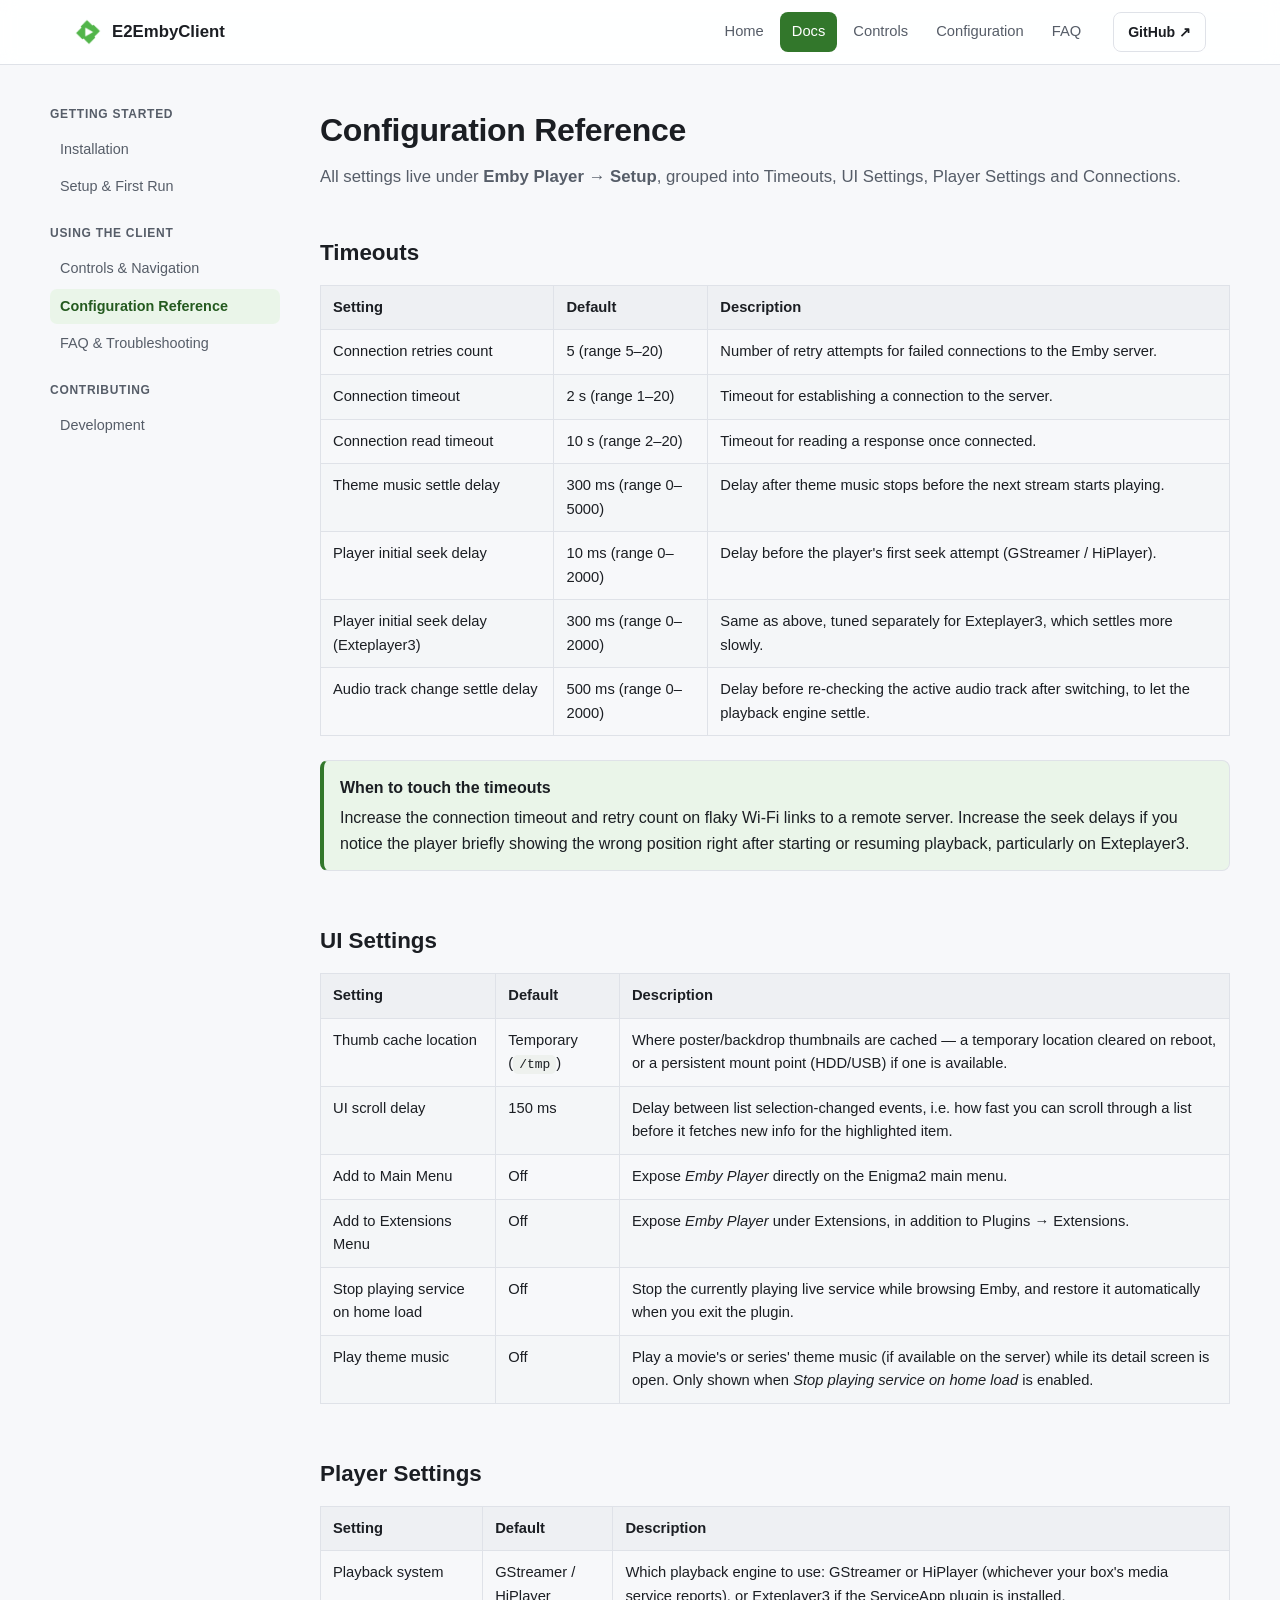
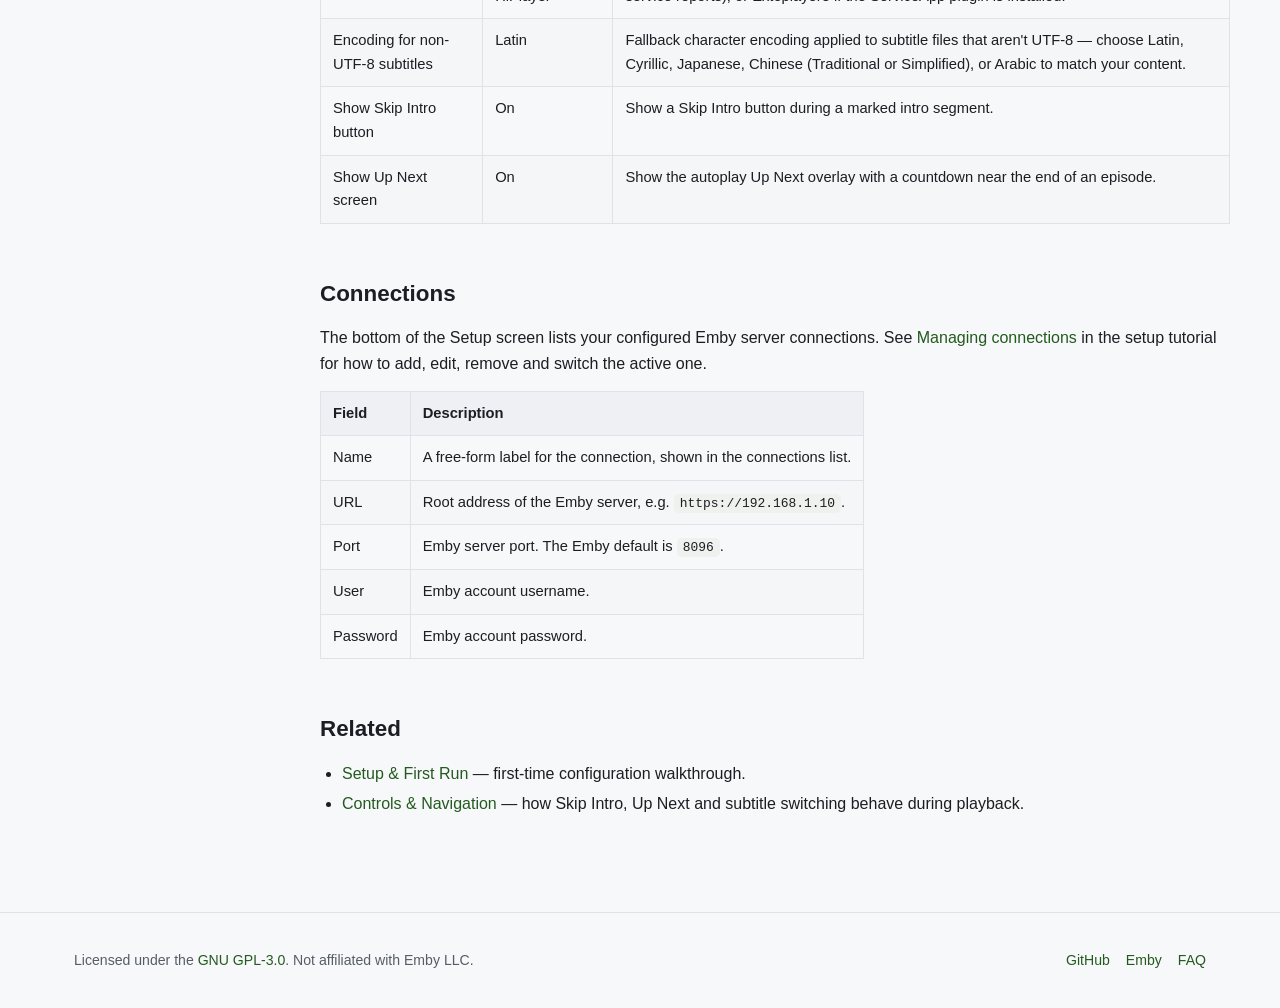
<file: docs/configuration.html>
<!doctype html>
<html lang="en">
<head>
<meta charset="utf-8">
<meta name="viewport" content="width=device-width, initial-scale=1">
<title>Configuration Reference — E2EmbyClient</title>
<meta name="description" content="Every E2EmbyClient setting under Emby Player → Setup, explained: timeouts, UI settings, player settings and connections.">
<link rel="icon" href="../assets/img/emby-icon.png">
<link rel="stylesheet" href="../assets/style.css">
</head>
<body>

<header class="site-header">
  <nav class="container nav-inner">
    <a class="brand" href="../index.html">
      <img src="../assets/img/emby-icon.png" alt="">
      E2EmbyClient
    </a>
    <button class="nav-toggle" aria-label="Toggle navigation">&#9776;</button>
    <div class="nav-links">
      <a href="../index.html">Home</a>
      <a href="installation.html" class="active">Docs</a>
      <a href="controls.html">Controls</a>
      <a href="configuration.html">Configuration</a>
      <a href="faq.html">FAQ</a>
    </div>
    <a class="nav-gh" href="https://github.com/DimitarCC/e2-emby-client" target="_blank" rel="noopener">GitHub &#8599;</a>
  </nav>
</header>

<main class="container docs-layout">
  <aside class="docs-side">
    <button class="docs-side-toggle">On this page &#9662;</button>
    <div class="docs-side-inner">
      <h4>Getting Started</h4>
      <ul>
        <li><a href="installation.html">Installation</a></li>
        <li><a href="setup.html">Setup &amp; First Run</a></li>
      </ul>
      <h4>Using the Client</h4>
      <ul>
        <li><a href="controls.html">Controls &amp; Navigation</a></li>
        <li><a href="configuration.html" class="active">Configuration Reference</a></li>
        <li><a href="faq.html">FAQ &amp; Troubleshooting</a></li>
      </ul>
      <h4>Contributing</h4>
      <ul>
        <li><a href="development.html">Development</a></li>
      </ul>
    </div>
  </aside>

  <article class="docs-content">
    <h1>Configuration Reference</h1>
    <p class="subtitle">All settings live under <strong>Emby Player &rarr; Setup</strong>, grouped into Timeouts, UI Settings, Player Settings and Connections.</p>

    <h2 id="timeouts" class="top-anchor">Timeouts</h2>
    <table>
      <thead><tr><th>Setting</th><th>Default</th><th>Description</th></tr></thead>
      <tbody>
        <tr><td>Connection retries count</td><td>5 (range 5&ndash;20)</td><td>Number of retry attempts for failed connections to the Emby server.</td></tr>
        <tr><td>Connection timeout</td><td>2 s (range 1&ndash;20)</td><td>Timeout for establishing a connection to the server.</td></tr>
        <tr><td>Connection read timeout</td><td>10 s (range 2&ndash;20)</td><td>Timeout for reading a response once connected.</td></tr>
        <tr><td>Theme music settle delay</td><td>300 ms (range 0&ndash;5000)</td><td>Delay after theme music stops before the next stream starts playing.</td></tr>
        <tr><td>Player initial seek delay</td><td>10 ms (range 0&ndash;2000)</td><td>Delay before the player's first seek attempt (GStreamer / HiPlayer).</td></tr>
        <tr><td>Player initial seek delay (Exteplayer3)</td><td>300 ms (range 0&ndash;2000)</td><td>Same as above, tuned separately for Exteplayer3, which settles more slowly.</td></tr>
        <tr><td>Audio track change settle delay</td><td>500 ms (range 0&ndash;2000)</td><td>Delay before re-checking the active audio track after switching, to let the playback engine settle.</td></tr>
      </tbody>
    </table>
    <div class="callout tip">
      <strong>When to touch the timeouts</strong>
      <p>Increase the connection timeout and retry count on flaky Wi-Fi links to a remote server. Increase the seek delays if you notice the player briefly showing the wrong position right after starting or resuming playback, particularly on Exteplayer3.</p>
    </div>

    <h2 id="ui-settings">UI Settings</h2>
    <table>
      <thead><tr><th>Setting</th><th>Default</th><th>Description</th></tr></thead>
      <tbody>
        <tr><td>Thumb cache location</td><td>Temporary (<code>/tmp</code>)</td><td>Where poster/backdrop thumbnails are cached — a temporary location cleared on reboot, or a persistent mount point (HDD/USB) if one is available.</td></tr>
        <tr><td>UI scroll delay</td><td>150 ms</td><td>Delay between list selection-changed events, i.e. how fast you can scroll through a list before it fetches new info for the highlighted item.</td></tr>
        <tr><td>Add to Main Menu</td><td>Off</td><td>Expose <em>Emby Player</em> directly on the Enigma2 main menu.</td></tr>
        <tr><td>Add to Extensions Menu</td><td>Off</td><td>Expose <em>Emby Player</em> under Extensions, in addition to Plugins &rarr; Extensions.</td></tr>
        <tr><td>Stop playing service on home load</td><td>Off</td><td>Stop the currently playing live service while browsing Emby, and restore it automatically when you exit the plugin.</td></tr>
        <tr><td>Play theme music</td><td>Off</td><td>Play a movie's or series' theme music (if available on the server) while its detail screen is open. Only shown when <em>Stop playing service on home load</em> is enabled.</td></tr>
      </tbody>
    </table>

    <h2 id="player-settings">Player Settings</h2>
    <table>
      <thead><tr><th>Setting</th><th>Default</th><th>Description</th></tr></thead>
      <tbody>
        <tr><td>Playback system</td><td>GStreamer / HiPlayer</td><td>Which playback engine to use: GStreamer or HiPlayer (whichever your box's media service reports), or Exteplayer3 if the ServiceApp plugin is installed.</td></tr>
        <tr><td>Encoding for non-UTF-8 subtitles</td><td>Latin</td><td>Fallback character encoding applied to subtitle files that aren't UTF-8 — choose Latin, Cyrillic, Japanese, Chinese (Traditional or Simplified), or Arabic to match your content.</td></tr>
        <tr><td>Show Skip Intro button</td><td>On</td><td>Show a Skip Intro button during a marked intro segment.</td></tr>
        <tr><td>Show Up Next screen</td><td>On</td><td>Show the autoplay Up Next overlay with a countdown near the end of an episode.</td></tr>
      </tbody>
    </table>

    <h2 id="connections">Connections</h2>
    <p>The bottom of the Setup screen lists your configured Emby server connections. See <a href="setup.html#managing">Managing connections</a> in the setup tutorial for how to add, edit, remove and switch the active one.</p>
    <table>
      <thead><tr><th>Field</th><th>Description</th></tr></thead>
      <tbody>
        <tr><td>Name</td><td>A free-form label for the connection, shown in the connections list.</td></tr>
        <tr><td>URL</td><td>Root address of the Emby server, e.g. <code>https://192.168.1.10</code>.</td></tr>
        <tr><td>Port</td><td>Emby server port. The Emby default is <code>8096</code>.</td></tr>
        <tr><td>User</td><td>Emby account username.</td></tr>
        <tr><td>Password</td><td>Emby account password.</td></tr>
      </tbody>
    </table>

    <h2 id="next">Related</h2>
    <ul>
      <li><a href="setup.html">Setup &amp; First Run</a> — first-time configuration walkthrough.</li>
      <li><a href="controls.html">Controls &amp; Navigation</a> — how Skip Intro, Up Next and subtitle switching behave during playback.</li>
    </ul>
  </article>
</main>

<footer class="site-footer">
  <div class="container footer-inner">
    <span>Licensed under the <a href="https://github.com/DimitarCC/e2-emby-client/blob/main/LICENSE" target="_blank" rel="noopener">GNU GPL-3.0</a>. Not affiliated with Emby LLC.</span>
    <div class="footer-links">
      <a href="https://github.com/DimitarCC/e2-emby-client" target="_blank" rel="noopener">GitHub</a>
      <a href="https://emby.media/" target="_blank" rel="noopener">Emby</a>
      <a href="faq.html">FAQ</a>
    </div>
  </div>
</footer>

<script src="../assets/script.js"></script>
</body>
</html>
</file>
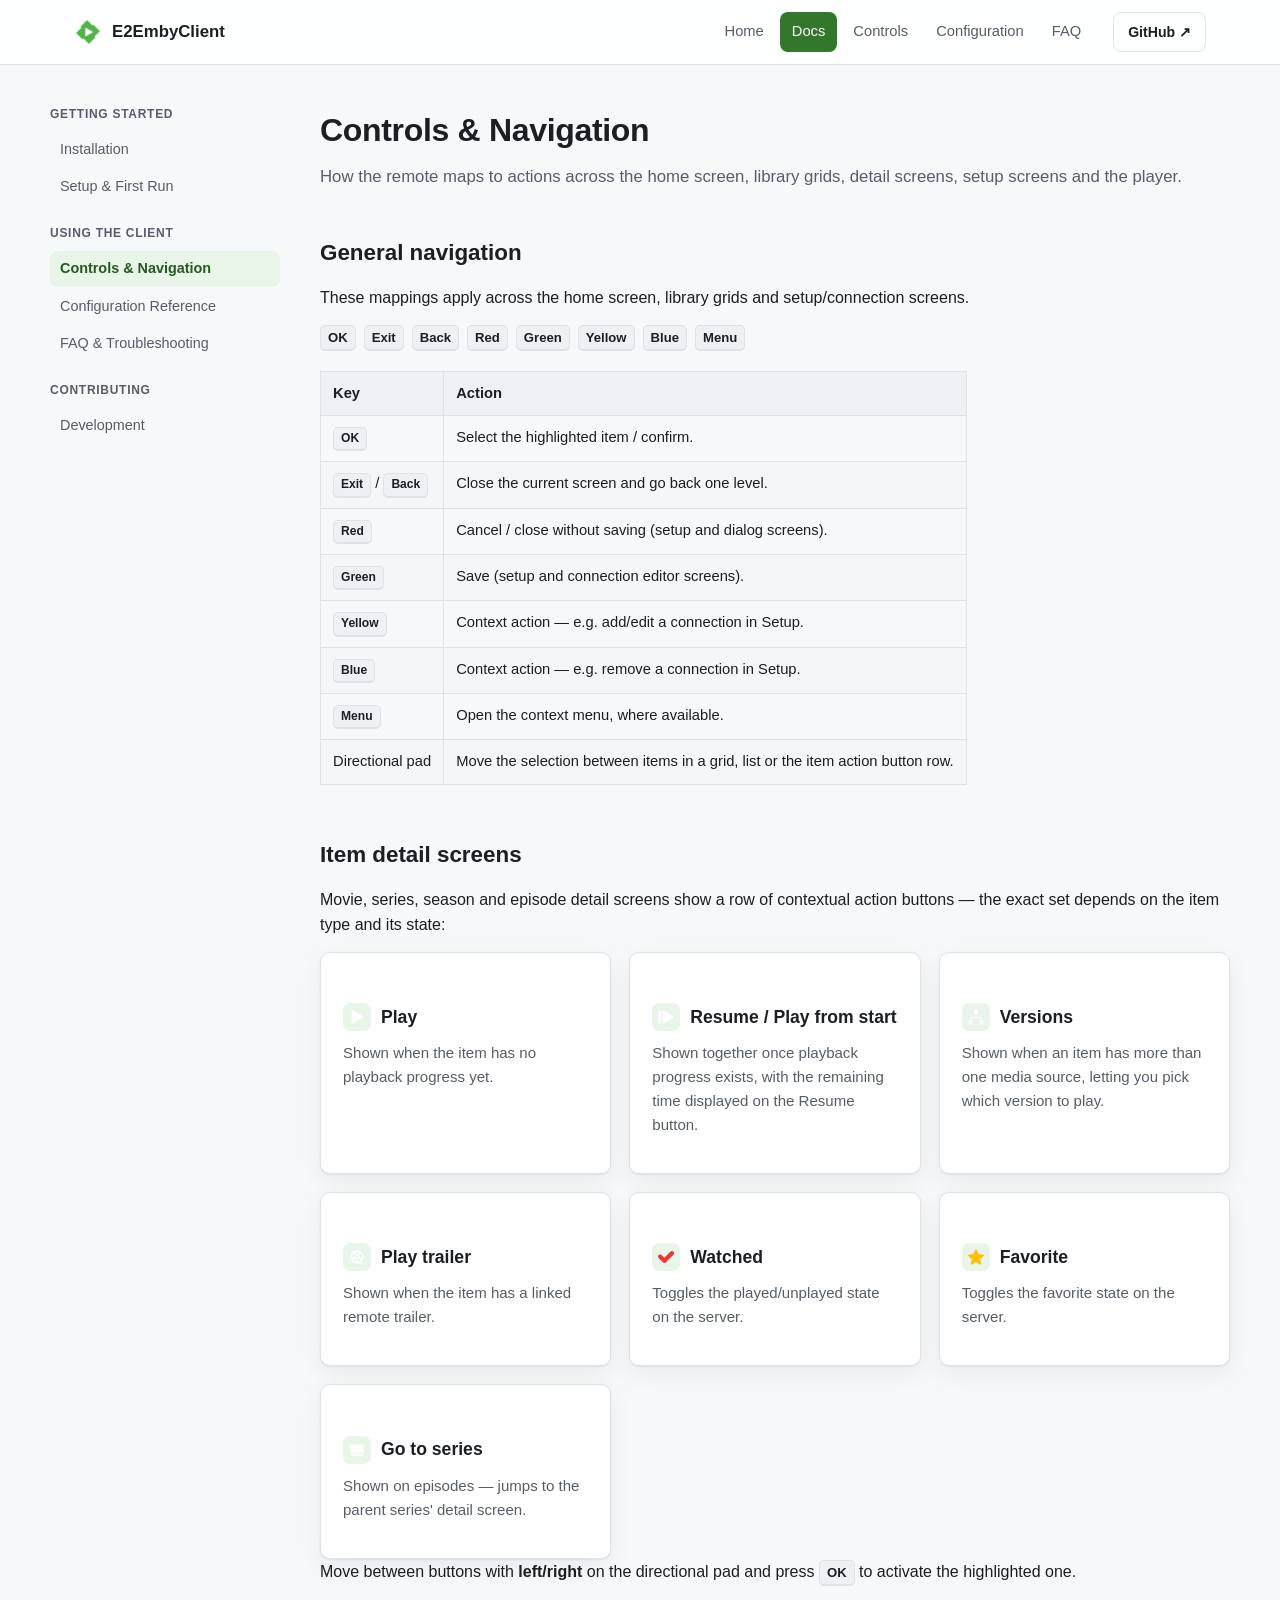
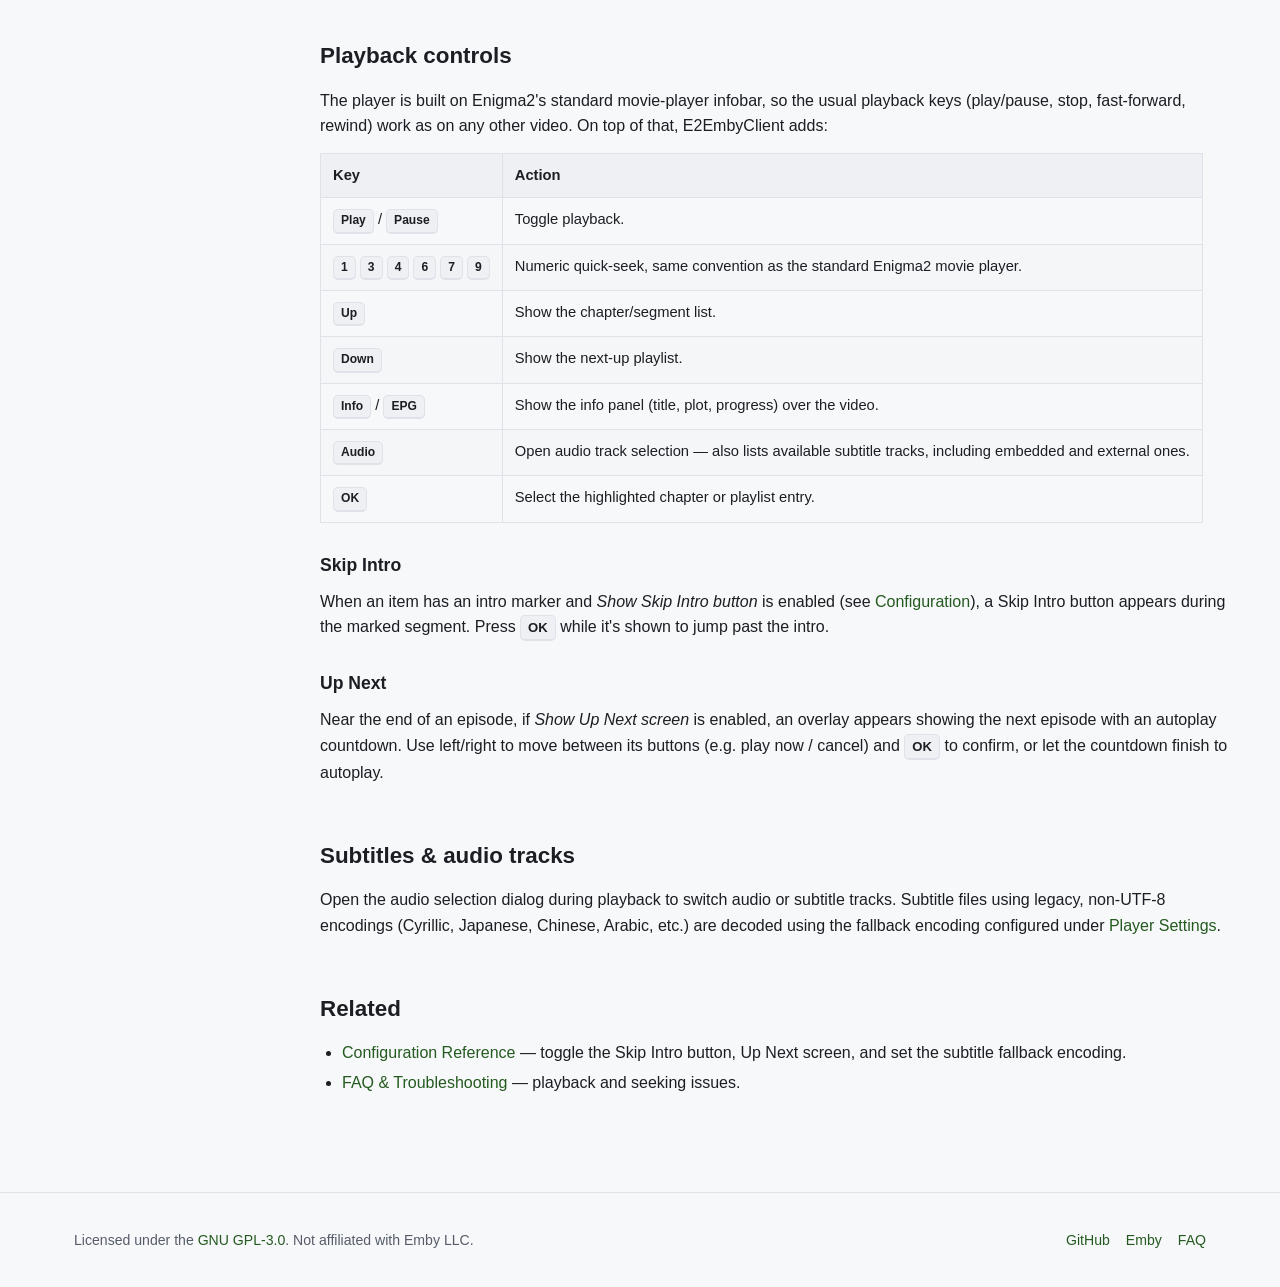
<file: docs/controls.html>
<!doctype html>
<html lang="en">
<head>
<meta charset="utf-8">
<meta name="viewport" content="width=device-width, initial-scale=1">
<title>Controls &amp; Navigation — E2EmbyClient</title>
<meta name="description" content="Remote control reference for E2EmbyClient: navigation, playback, item actions and setup screens.">
<link rel="icon" href="../assets/img/emby-icon.png">
<link rel="stylesheet" href="../assets/style.css">
</head>
<body>

<header class="site-header">
  <nav class="container nav-inner">
    <a class="brand" href="../index.html">
      <img src="../assets/img/emby-icon.png" alt="">
      E2EmbyClient
    </a>
    <button class="nav-toggle" aria-label="Toggle navigation">&#9776;</button>
    <div class="nav-links">
      <a href="../index.html">Home</a>
      <a href="installation.html" class="active">Docs</a>
      <a href="controls.html">Controls</a>
      <a href="configuration.html">Configuration</a>
      <a href="faq.html">FAQ</a>
    </div>
    <a class="nav-gh" href="https://github.com/DimitarCC/e2-emby-client" target="_blank" rel="noopener">GitHub &#8599;</a>
  </nav>
</header>

<main class="container docs-layout">
  <aside class="docs-side">
    <button class="docs-side-toggle">On this page &#9662;</button>
    <div class="docs-side-inner">
      <h4>Getting Started</h4>
      <ul>
        <li><a href="installation.html">Installation</a></li>
        <li><a href="setup.html">Setup &amp; First Run</a></li>
      </ul>
      <h4>Using the Client</h4>
      <ul>
        <li><a href="controls.html" class="active">Controls &amp; Navigation</a></li>
        <li><a href="configuration.html">Configuration Reference</a></li>
        <li><a href="faq.html">FAQ &amp; Troubleshooting</a></li>
      </ul>
      <h4>Contributing</h4>
      <ul>
        <li><a href="development.html">Development</a></li>
      </ul>
    </div>
  </aside>

  <article class="docs-content">
    <h1>Controls &amp; Navigation</h1>
    <p class="subtitle">How the remote maps to actions across the home screen, library grids, detail screens, setup screens and the player.</p>

    <h2 id="general" class="top-anchor">General navigation</h2>
    <p>These mappings apply across the home screen, library grids and setup/connection screens.</p>
    <div class="key-row">
      <kbd>OK</kbd><kbd>Exit</kbd><kbd>Back</kbd><kbd>Red</kbd><kbd>Green</kbd><kbd>Yellow</kbd><kbd>Blue</kbd><kbd>Menu</kbd>
    </div>
    <table>
      <thead><tr><th>Key</th><th>Action</th></tr></thead>
      <tbody>
        <tr><td><kbd>OK</kbd></td><td>Select the highlighted item / confirm.</td></tr>
        <tr><td><kbd>Exit</kbd> / <kbd>Back</kbd></td><td>Close the current screen and go back one level.</td></tr>
        <tr><td><kbd>Red</kbd></td><td>Cancel / close without saving (setup and dialog screens).</td></tr>
        <tr><td><kbd>Green</kbd></td><td>Save (setup and connection editor screens).</td></tr>
        <tr><td><kbd>Yellow</kbd></td><td>Context action — e.g. add/edit a connection in Setup.</td></tr>
        <tr><td><kbd>Blue</kbd></td><td>Context action — e.g. remove a connection in Setup.</td></tr>
        <tr><td><kbd>Menu</kbd></td><td>Open the context menu, where available.</td></tr>
        <tr><td>Directional pad</td><td>Move the selection between items in a grid, list or the item action button row.</td></tr>
      </tbody>
    </table>

    <h2 id="item-actions">Item detail screens</h2>
    <p>Movie, series, season and episode detail screens show a row of contextual action buttons — the exact set depends on the item type and its state:</p>
    <div class="grid">
      <div class="card"><h3><span class="icon"><img src="../assets/img/play.png" alt=""></span>Play</h3><p>Shown when the item has no playback progress yet.</p></div>
      <div class="card"><h3><span class="icon"><img src="../assets/img/resume.png" alt=""></span>Resume / Play from start</h3><p>Shown together once playback progress exists, with the remaining time displayed on the Resume button.</p></div>
      <div class="card"><h3><span class="icon"><img src="../assets/img/videoversions.png" alt=""></span>Versions</h3><p>Shown when an item has more than one media source, letting you pick which version to play.</p></div>
      <div class="card"><h3><span class="icon"><img src="../assets/img/trailer.png" alt=""></span>Play trailer</h3><p>Shown when the item has a linked remote trailer.</p></div>
      <div class="card"><h3><span class="icon"><img src="../assets/img/watched.png" alt=""></span>Watched</h3><p>Toggles the played/unplayed state on the server.</p></div>
      <div class="card"><h3><span class="icon"><img src="../assets/img/star.png" alt=""></span>Favorite</h3><p>Toggles the favorite state on the server.</p></div>
      <div class="card"><h3><span class="icon"><img src="../assets/img/tv.png" alt=""></span>Go to series</h3><p>Shown on episodes — jumps to the parent series' detail screen.</p></div>
    </div>
    <p>Move between buttons with <strong>left/right</strong> on the directional pad and press <kbd>OK</kbd> to activate the highlighted one.</p>

    <h2 id="player">Playback controls</h2>
    <p>The player is built on Enigma2's standard movie-player infobar, so the usual playback keys (play/pause, stop, fast-forward, rewind) work as on any other video. On top of that, E2EmbyClient adds:</p>
    <table>
      <thead><tr><th>Key</th><th>Action</th></tr></thead>
      <tbody>
        <tr><td><kbd>Play</kbd> / <kbd>Pause</kbd></td><td>Toggle playback.</td></tr>
        <tr><td><kbd>1</kbd> <kbd>3</kbd> <kbd>4</kbd> <kbd>6</kbd> <kbd>7</kbd> <kbd>9</kbd></td><td>Numeric quick-seek, same convention as the standard Enigma2 movie player.</td></tr>
        <tr><td><kbd>Up</kbd></td><td>Show the chapter/segment list.</td></tr>
        <tr><td><kbd>Down</kbd></td><td>Show the next-up playlist.</td></tr>
        <tr><td><kbd>Info</kbd> / <kbd>EPG</kbd></td><td>Show the info panel (title, plot, progress) over the video.</td></tr>
        <tr><td><kbd>Audio</kbd></td><td>Open audio track selection — also lists available subtitle tracks, including embedded and external ones.</td></tr>
        <tr><td><kbd>OK</kbd></td><td>Select the highlighted chapter or playlist entry.</td></tr>
      </tbody>
    </table>

    <h3 id="skip-intro">Skip Intro</h3>
    <p>When an item has an intro marker and <em>Show Skip Intro button</em> is enabled (see <a href="configuration.html#player-settings">Configuration</a>), a Skip Intro button appears during the marked segment. Press <kbd>OK</kbd> while it's shown to jump past the intro.</p>

    <h3 id="up-next">Up Next</h3>
    <p>Near the end of an episode, if <em>Show Up Next screen</em> is enabled, an overlay appears showing the next episode with an autoplay countdown. Use left/right to move between its buttons (e.g. play now / cancel) and <kbd>OK</kbd> to confirm, or let the countdown finish to autoplay.</p>

    <h2 id="subtitles">Subtitles &amp; audio tracks</h2>
    <p>Open the audio selection dialog during playback to switch audio or subtitle tracks. Subtitle files using legacy, non-UTF-8 encodings (Cyrillic, Japanese, Chinese, Arabic, etc.) are decoded using the fallback encoding configured under <a href="configuration.html#player-settings">Player Settings</a>.</p>

    <h2 id="next">Related</h2>
    <ul>
      <li><a href="configuration.html">Configuration Reference</a> — toggle the Skip Intro button, Up Next screen, and set the subtitle fallback encoding.</li>
      <li><a href="faq.html">FAQ &amp; Troubleshooting</a> — playback and seeking issues.</li>
    </ul>
  </article>
</main>

<footer class="site-footer">
  <div class="container footer-inner">
    <span>Licensed under the <a href="https://github.com/DimitarCC/e2-emby-client/blob/main/LICENSE" target="_blank" rel="noopener">GNU GPL-3.0</a>. Not affiliated with Emby LLC.</span>
    <div class="footer-links">
      <a href="https://github.com/DimitarCC/e2-emby-client" target="_blank" rel="noopener">GitHub</a>
      <a href="https://emby.media/" target="_blank" rel="noopener">Emby</a>
      <a href="faq.html">FAQ</a>
    </div>
  </div>
</footer>

<script src="../assets/script.js"></script>
</body>
</html>
</file>
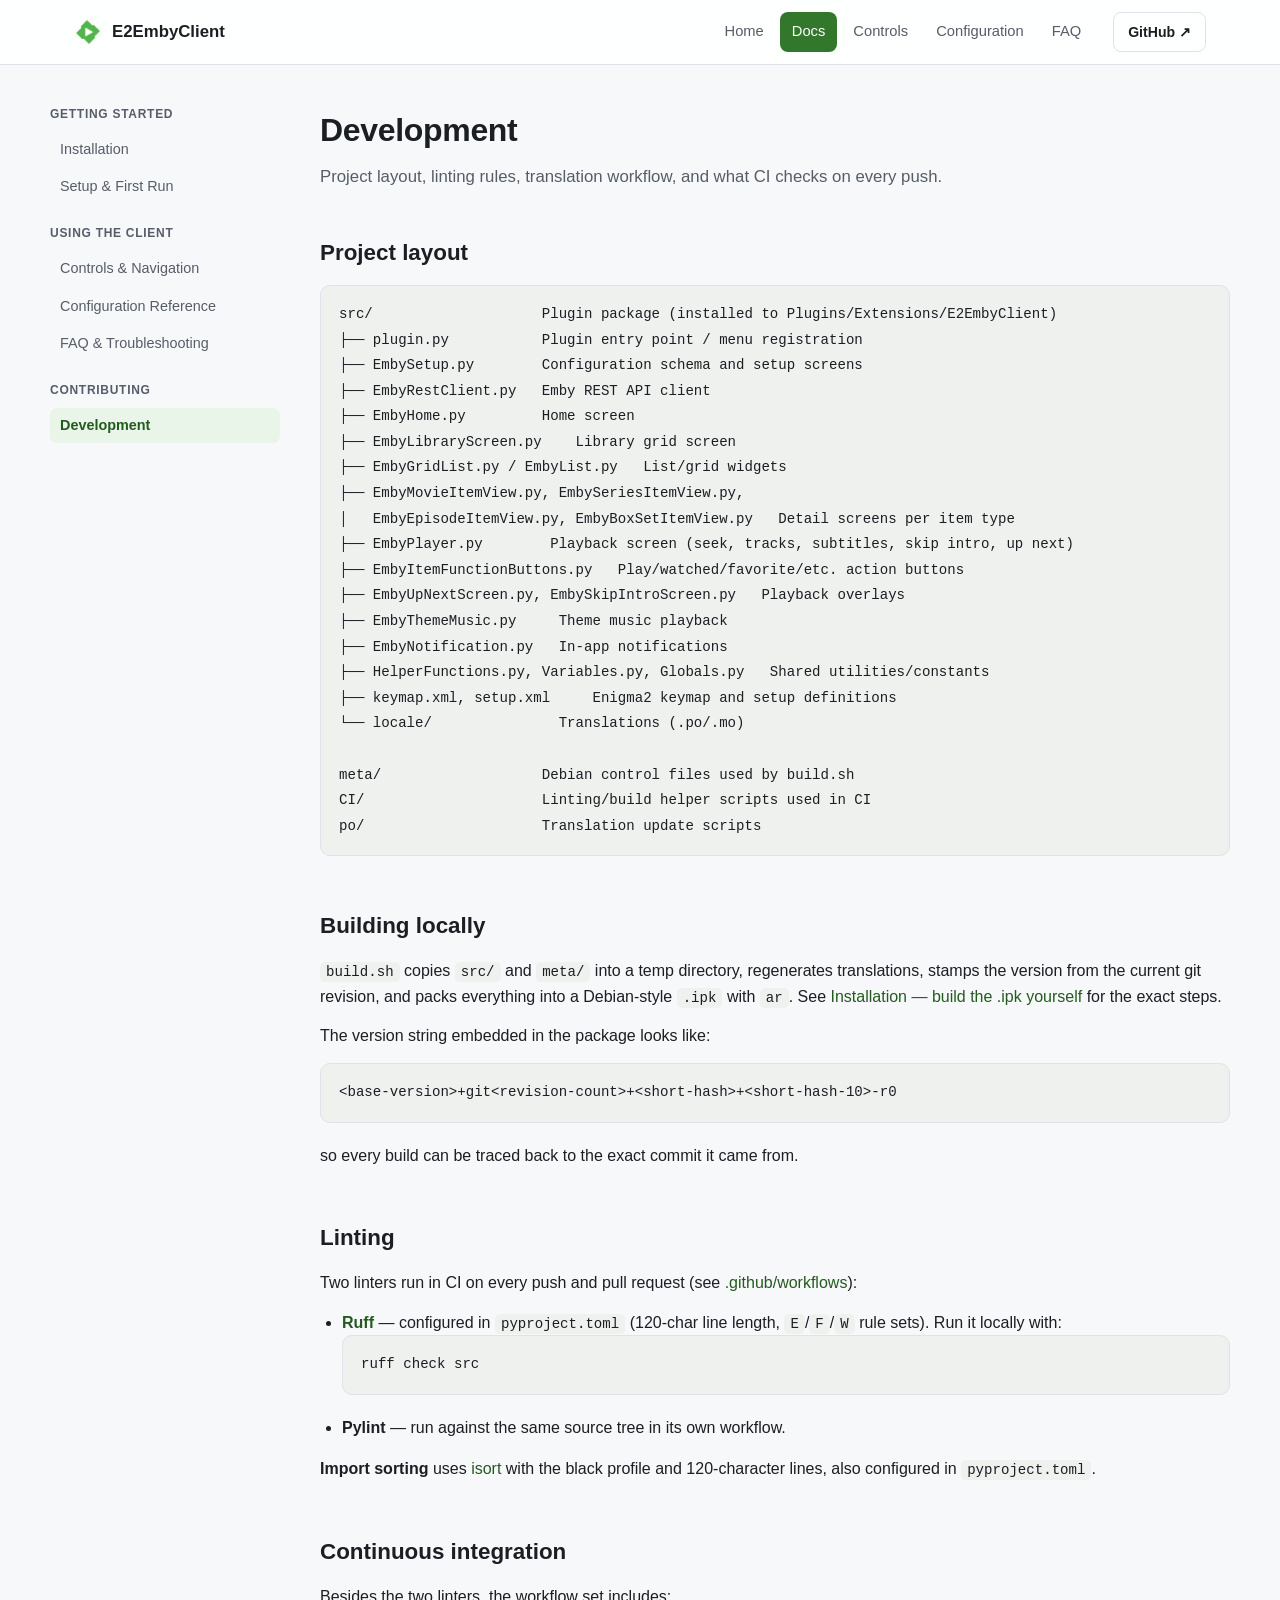
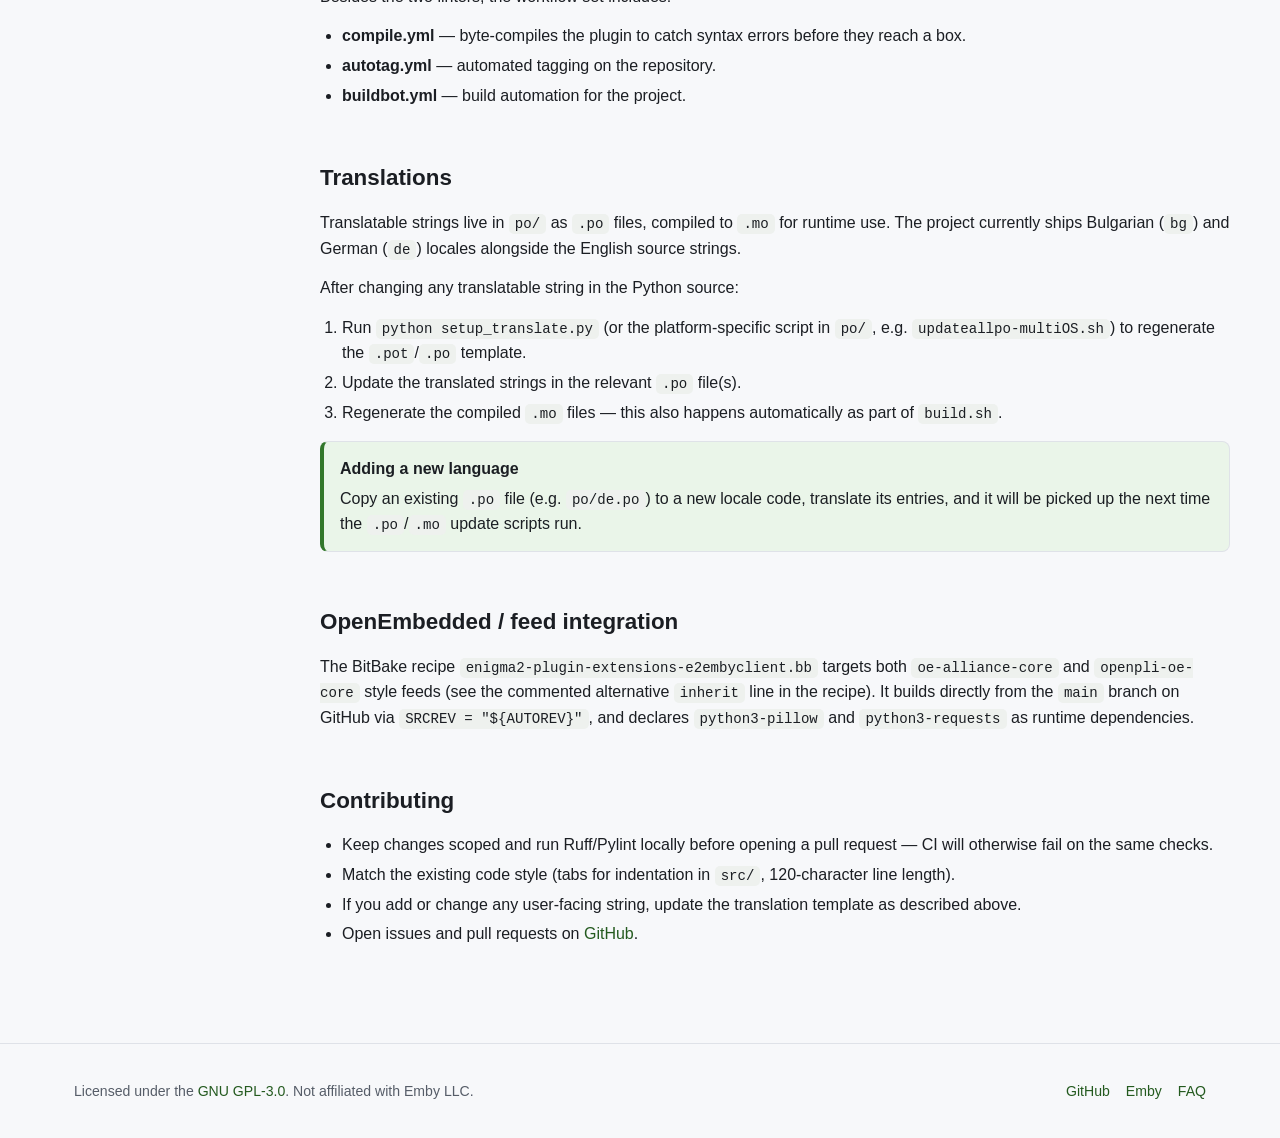
<file: docs/development.html>
<!doctype html>
<html lang="en">
<head>
<meta charset="utf-8">
<meta name="viewport" content="width=device-width, initial-scale=1">
<title>Development — E2EmbyClient</title>
<meta name="description" content="Project layout, linting, translations, and how to build and contribute to E2EmbyClient.">
<link rel="icon" href="../assets/img/emby-icon.png">
<link rel="stylesheet" href="../assets/style.css">
</head>
<body>

<header class="site-header">
  <nav class="container nav-inner">
    <a class="brand" href="../index.html">
      <img src="../assets/img/emby-icon.png" alt="">
      E2EmbyClient
    </a>
    <button class="nav-toggle" aria-label="Toggle navigation">&#9776;</button>
    <div class="nav-links">
      <a href="../index.html">Home</a>
      <a href="installation.html" class="active">Docs</a>
      <a href="controls.html">Controls</a>
      <a href="configuration.html">Configuration</a>
      <a href="faq.html">FAQ</a>
    </div>
    <a class="nav-gh" href="https://github.com/DimitarCC/e2-emby-client" target="_blank" rel="noopener">GitHub &#8599;</a>
  </nav>
</header>

<main class="container docs-layout">
  <aside class="docs-side">
    <button class="docs-side-toggle">On this page &#9662;</button>
    <div class="docs-side-inner">
      <h4>Getting Started</h4>
      <ul>
        <li><a href="installation.html">Installation</a></li>
        <li><a href="setup.html">Setup &amp; First Run</a></li>
      </ul>
      <h4>Using the Client</h4>
      <ul>
        <li><a href="controls.html">Controls &amp; Navigation</a></li>
        <li><a href="configuration.html">Configuration Reference</a></li>
        <li><a href="faq.html">FAQ &amp; Troubleshooting</a></li>
      </ul>
      <h4>Contributing</h4>
      <ul>
        <li><a href="development.html" class="active">Development</a></li>
      </ul>
    </div>
  </aside>

  <article class="docs-content">
    <h1>Development</h1>
    <p class="subtitle">Project layout, linting rules, translation workflow, and what CI checks on every push.</p>

    <h2 id="layout" class="top-anchor">Project layout</h2>
    <pre><code>src/                    Plugin package (installed to Plugins/Extensions/E2EmbyClient)
├── plugin.py           Plugin entry point / menu registration
├── EmbySetup.py        Configuration schema and setup screens
├── EmbyRestClient.py   Emby REST API client
├── EmbyHome.py         Home screen
├── EmbyLibraryScreen.py    Library grid screen
├── EmbyGridList.py / EmbyList.py   List/grid widgets
├── EmbyMovieItemView.py, EmbySeriesItemView.py,
│   EmbyEpisodeItemView.py, EmbyBoxSetItemView.py   Detail screens per item type
├── EmbyPlayer.py        Playback screen (seek, tracks, subtitles, skip intro, up next)
├── EmbyItemFunctionButtons.py   Play/watched/favorite/etc. action buttons
├── EmbyUpNextScreen.py, EmbySkipIntroScreen.py   Playback overlays
├── EmbyThemeMusic.py     Theme music playback
├── EmbyNotification.py   In-app notifications
├── HelperFunctions.py, Variables.py, Globals.py   Shared utilities/constants
├── keymap.xml, setup.xml     Enigma2 keymap and setup definitions
└── locale/               Translations (.po/.mo)

meta/                   Debian control files used by build.sh
CI/                     Linting/build helper scripts used in CI
po/                     Translation update scripts</code></pre>

    <h2 id="building">Building locally</h2>
    <p><code>build.sh</code> copies <code>src/</code> and <code>meta/</code> into a temp directory, regenerates translations, stamps the version from the current git revision, and packs everything into a Debian-style <code>.ipk</code> with <code>ar</code>. See <a href="installation.html#from-source">Installation &mdash; build the .ipk yourself</a> for the exact steps.</p>
    <p>The version string embedded in the package looks like:</p>
    <pre><code>&lt;base-version&gt;+git&lt;revision-count&gt;+&lt;short-hash&gt;+&lt;short-hash-10&gt;-r0</code></pre>
    <p>so every build can be traced back to the exact commit it came from.</p>

    <h2 id="linting">Linting</h2>
    <p>Two linters run in CI on every push and pull request (see <a href="https://github.com/DimitarCC/e2-emby-client/tree/main/.github/workflows" target="_blank" rel="noopener">.github/workflows</a>):</p>
    <ul>
      <li><strong><a href="https://docs.astral.sh/ruff/" target="_blank" rel="noopener">Ruff</a></strong> — configured in <code>pyproject.toml</code> (120-char line length, <code>E</code>/<code>F</code>/<code>W</code> rule sets). Run it locally with:
        <pre><code>ruff check src</code></pre>
      </li>
      <li><strong>Pylint</strong> — run against the same source tree in its own workflow.</li>
    </ul>
    <p><strong>Import sorting</strong> uses <a href="https://pycqa.github.io/isort/" target="_blank" rel="noopener">isort</a> with the black profile and 120-character lines, also configured in <code>pyproject.toml</code>.</p>

    <h2 id="ci">Continuous integration</h2>
    <p>Besides the two linters, the workflow set includes:</p>
    <ul>
      <li><strong>compile.yml</strong> — byte-compiles the plugin to catch syntax errors before they reach a box.</li>
      <li><strong>autotag.yml</strong> — automated tagging on the repository.</li>
      <li><strong>buildbot.yml</strong> — build automation for the project.</li>
    </ul>

    <h2 id="translations">Translations</h2>
    <p>Translatable strings live in <code>po/</code> as <code>.po</code> files, compiled to <code>.mo</code> for runtime use. The project currently ships Bulgarian (<code>bg</code>) and German (<code>de</code>) locales alongside the English source strings.</p>
    <p>After changing any translatable string in the Python source:</p>
    <ol>
      <li>Run <code>python setup_translate.py</code> (or the platform-specific script in <code>po/</code>, e.g. <code>updateallpo-multiOS.sh</code>) to regenerate the <code>.pot</code>/<code>.po</code> template.</li>
      <li>Update the translated strings in the relevant <code>.po</code> file(s).</li>
      <li>Regenerate the compiled <code>.mo</code> files — this also happens automatically as part of <code>build.sh</code>.</li>
    </ol>
    <div class="callout tip">
      <strong>Adding a new language</strong>
      <p>Copy an existing <code>.po</code> file (e.g. <code>po/de.po</code>) to a new locale code, translate its entries, and it will be picked up the next time the <code>.po</code>/<code>.mo</code> update scripts run.</p>
    </div>

    <h2 id="oe-feed">OpenEmbedded / feed integration</h2>
    <p>The BitBake recipe <code>enigma2-plugin-extensions-e2embyclient.bb</code> targets both <code>oe-alliance-core</code> and <code>openpli-oe-core</code> style feeds (see the commented alternative <code>inherit</code> line in the recipe). It builds directly from the <code>main</code> branch on GitHub via <code>SRCREV = "${AUTOREV}"</code>, and declares <code>python3-pillow</code> and <code>python3-requests</code> as runtime dependencies.</p>

    <h2 id="contributing">Contributing</h2>
    <ul>
      <li>Keep changes scoped and run Ruff/Pylint locally before opening a pull request — CI will otherwise fail on the same checks.</li>
      <li>Match the existing code style (tabs for indentation in <code>src/</code>, 120-character line length).</li>
      <li>If you add or change any user-facing string, update the translation template as described above.</li>
      <li>Open issues and pull requests on <a href="https://github.com/DimitarCC/e2-emby-client" target="_blank" rel="noopener">GitHub</a>.</li>
    </ul>
  </article>
</main>

<footer class="site-footer">
  <div class="container footer-inner">
    <span>Licensed under the <a href="https://github.com/DimitarCC/e2-emby-client/blob/main/LICENSE" target="_blank" rel="noopener">GNU GPL-3.0</a>. Not affiliated with Emby LLC.</span>
    <div class="footer-links">
      <a href="https://github.com/DimitarCC/e2-emby-client" target="_blank" rel="noopener">GitHub</a>
      <a href="https://emby.media/" target="_blank" rel="noopener">Emby</a>
      <a href="faq.html">FAQ</a>
    </div>
  </div>
</footer>

<script src="../assets/script.js"></script>
</body>
</html>
</file>
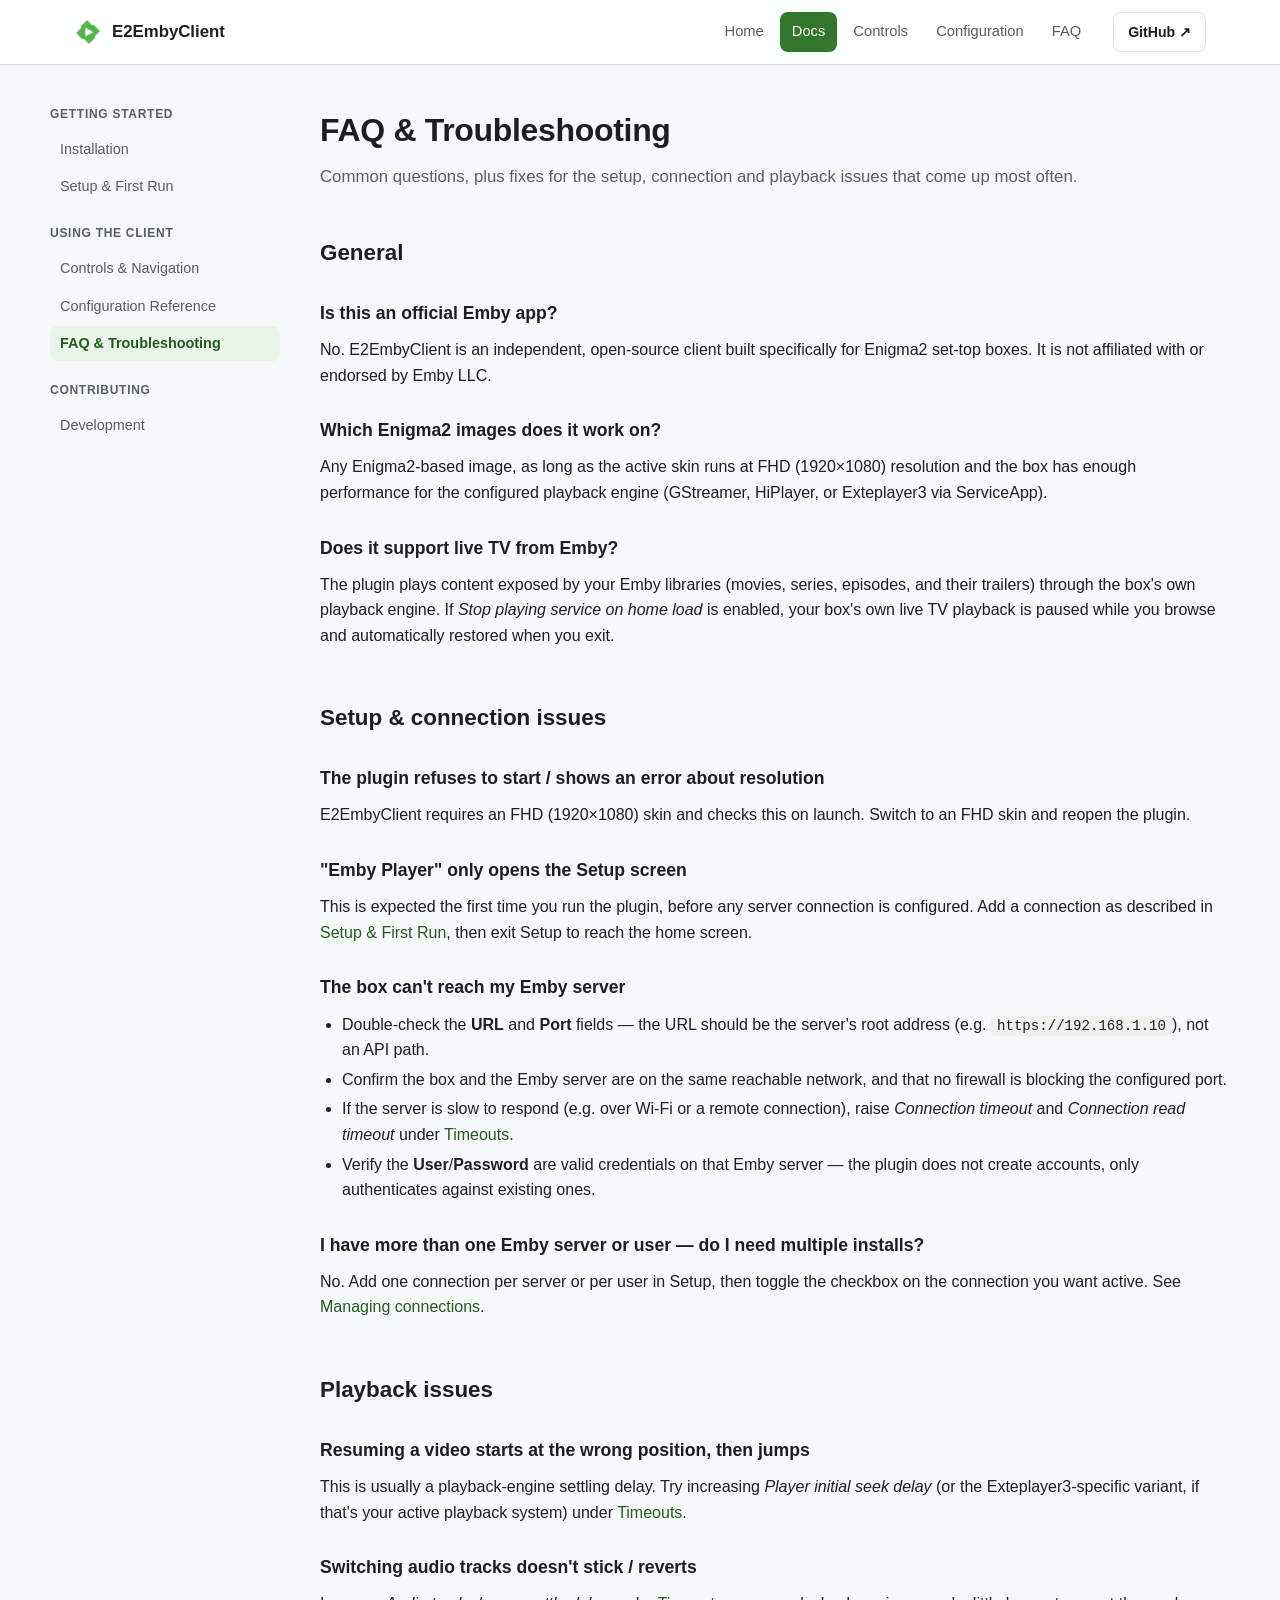
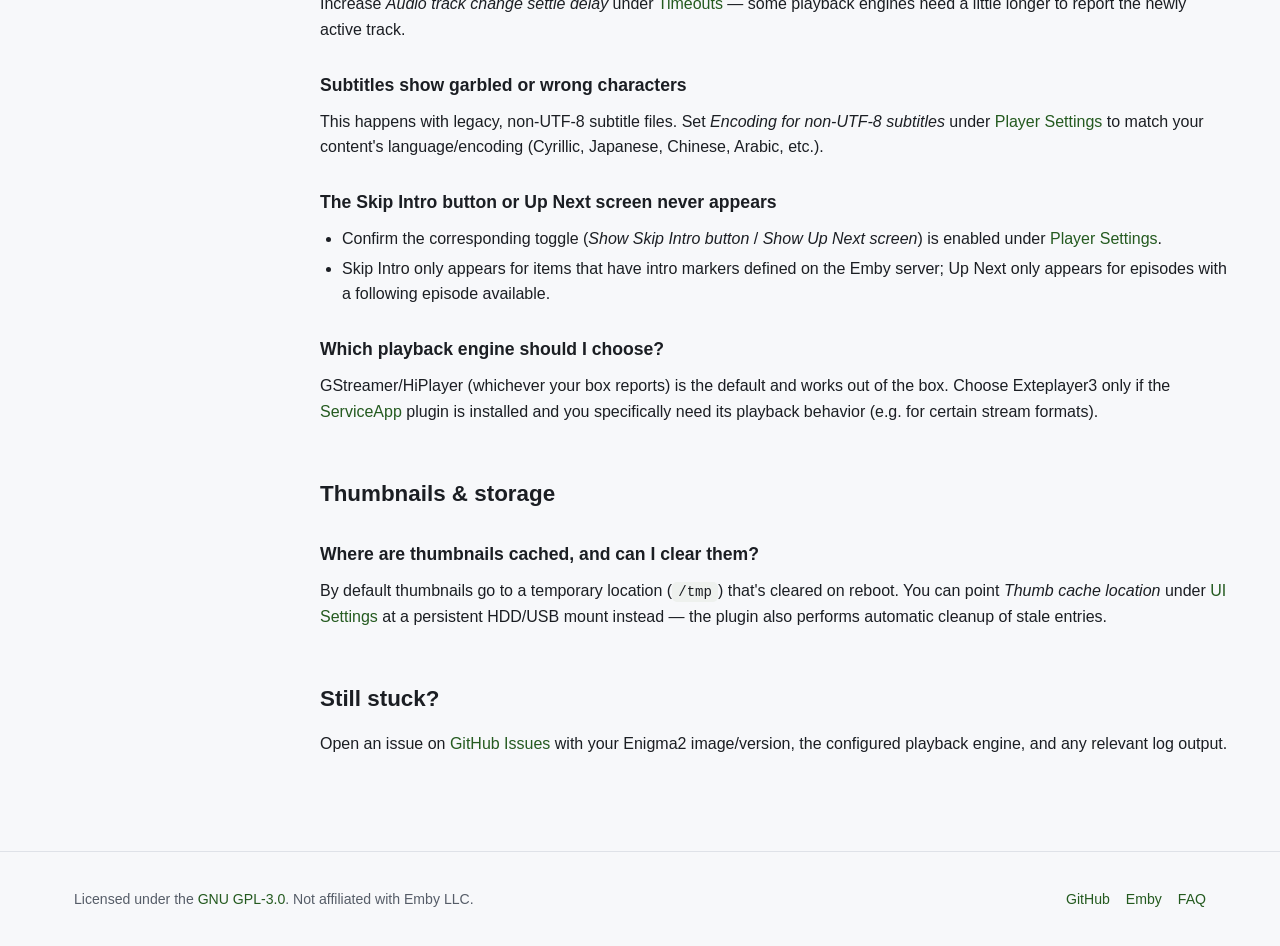
<file: docs/faq.html>
<!doctype html>
<html lang="en">
<head>
<meta charset="utf-8">
<meta name="viewport" content="width=device-width, initial-scale=1">
<title>FAQ &amp; Troubleshooting — E2EmbyClient</title>
<meta name="description" content="Answers to common E2EmbyClient questions and fixes for the most frequent setup, connection and playback issues.">
<link rel="icon" href="../assets/img/emby-icon.png">
<link rel="stylesheet" href="../assets/style.css">
</head>
<body>

<header class="site-header">
  <nav class="container nav-inner">
    <a class="brand" href="../index.html">
      <img src="../assets/img/emby-icon.png" alt="">
      E2EmbyClient
    </a>
    <button class="nav-toggle" aria-label="Toggle navigation">&#9776;</button>
    <div class="nav-links">
      <a href="../index.html">Home</a>
      <a href="installation.html" class="active">Docs</a>
      <a href="controls.html">Controls</a>
      <a href="configuration.html">Configuration</a>
      <a href="faq.html">FAQ</a>
    </div>
    <a class="nav-gh" href="https://github.com/DimitarCC/e2-emby-client" target="_blank" rel="noopener">GitHub &#8599;</a>
  </nav>
</header>

<main class="container docs-layout">
  <aside class="docs-side">
    <button class="docs-side-toggle">On this page &#9662;</button>
    <div class="docs-side-inner">
      <h4>Getting Started</h4>
      <ul>
        <li><a href="installation.html">Installation</a></li>
        <li><a href="setup.html">Setup &amp; First Run</a></li>
      </ul>
      <h4>Using the Client</h4>
      <ul>
        <li><a href="controls.html">Controls &amp; Navigation</a></li>
        <li><a href="configuration.html">Configuration Reference</a></li>
        <li><a href="faq.html" class="active">FAQ &amp; Troubleshooting</a></li>
      </ul>
      <h4>Contributing</h4>
      <ul>
        <li><a href="development.html">Development</a></li>
      </ul>
    </div>
  </aside>

  <article class="docs-content">
    <h1>FAQ &amp; Troubleshooting</h1>
    <p class="subtitle">Common questions, plus fixes for the setup, connection and playback issues that come up most often.</p>

    <h2 id="general" class="top-anchor">General</h2>

    <h3>Is this an official Emby app?</h3>
    <p>No. E2EmbyClient is an independent, open-source client built specifically for Enigma2 set-top boxes. It is not affiliated with or endorsed by Emby LLC.</p>

    <h3>Which Enigma2 images does it work on?</h3>
    <p>Any Enigma2-based image, as long as the active skin runs at FHD (1920&times;1080) resolution and the box has enough performance for the configured playback engine (GStreamer, HiPlayer, or Exteplayer3 via ServiceApp).</p>

    <h3>Does it support live TV from Emby?</h3>
    <p>The plugin plays content exposed by your Emby libraries (movies, series, episodes, and their trailers) through the box's own playback engine. If <em>Stop playing service on home load</em> is enabled, your box's own live TV playback is paused while you browse and automatically restored when you exit.</p>

    <h2 id="setup-issues">Setup &amp; connection issues</h2>

    <h3>The plugin refuses to start / shows an error about resolution</h3>
    <p>E2EmbyClient requires an FHD (1920&times;1080) skin and checks this on launch. Switch to an FHD skin and reopen the plugin.</p>

    <h3>&quot;Emby Player&quot; only opens the Setup screen</h3>
    <p>This is expected the first time you run the plugin, before any server connection is configured. Add a connection as described in <a href="setup.html#add-connection">Setup &amp; First Run</a>, then exit Setup to reach the home screen.</p>

    <h3>The box can't reach my Emby server</h3>
    <ul>
      <li>Double-check the <strong>URL</strong> and <strong>Port</strong> fields — the URL should be the server's root address (e.g. <code>https://192.168.1.10</code>), not an API path.</li>
      <li>Confirm the box and the Emby server are on the same reachable network, and that no firewall is blocking the configured port.</li>
      <li>If the server is slow to respond (e.g. over Wi-Fi or a remote connection), raise <em>Connection timeout</em> and <em>Connection read timeout</em> under <a href="configuration.html#timeouts">Timeouts</a>.</li>
      <li>Verify the <strong>User</strong>/<strong>Password</strong> are valid credentials on that Emby server — the plugin does not create accounts, only authenticates against existing ones.</li>
    </ul>

    <h3>I have more than one Emby server or user — do I need multiple installs?</h3>
    <p>No. Add one connection per server or per user in Setup, then toggle the checkbox on the connection you want active. See <a href="setup.html#managing">Managing connections</a>.</p>

    <h2 id="playback-issues">Playback issues</h2>

    <h3>Resuming a video starts at the wrong position, then jumps</h3>
    <p>This is usually a playback-engine settling delay. Try increasing <em>Player initial seek delay</em> (or the Exteplayer3-specific variant, if that's your active playback system) under <a href="configuration.html#timeouts">Timeouts</a>.</p>

    <h3>Switching audio tracks doesn't stick / reverts</h3>
    <p>Increase <em>Audio track change settle delay</em> under <a href="configuration.html#timeouts">Timeouts</a> — some playback engines need a little longer to report the newly active track.</p>

    <h3>Subtitles show garbled or wrong characters</h3>
    <p>This happens with legacy, non-UTF-8 subtitle files. Set <em>Encoding for non-UTF-8 subtitles</em> under <a href="configuration.html#player-settings">Player Settings</a> to match your content's language/encoding (Cyrillic, Japanese, Chinese, Arabic, etc.).</p>

    <h3>The Skip Intro button or Up Next screen never appears</h3>
    <ul>
      <li>Confirm the corresponding toggle (<em>Show Skip Intro button</em> / <em>Show Up Next screen</em>) is enabled under <a href="configuration.html#player-settings">Player Settings</a>.</li>
      <li>Skip Intro only appears for items that have intro markers defined on the Emby server; Up Next only appears for episodes with a following episode available.</li>
    </ul>

    <h3>Which playback engine should I choose?</h3>
    <p>GStreamer/HiPlayer (whichever your box reports) is the default and works out of the box. Choose Exteplayer3 only if the <a href="https://github.com/openpli/enigma2-plugin-systemplugins-serviceapp" target="_blank" rel="noopener">ServiceApp</a> plugin is installed and you specifically need its playback behavior (e.g. for certain stream formats).</p>

    <h2 id="storage">Thumbnails &amp; storage</h2>

    <h3>Where are thumbnails cached, and can I clear them?</h3>
    <p>By default thumbnails go to a temporary location (<code>/tmp</code>) that's cleared on reboot. You can point <em>Thumb cache location</em> under <a href="configuration.html#ui-settings">UI Settings</a> at a persistent HDD/USB mount instead — the plugin also performs automatic cleanup of stale entries.</p>

    <h2 id="more-help">Still stuck?</h2>
    <p>Open an issue on <a href="https://github.com/DimitarCC/e2-emby-client/issues" target="_blank" rel="noopener">GitHub Issues</a> with your Enigma2 image/version, the configured playback engine, and any relevant log output.</p>
  </article>
</main>

<footer class="site-footer">
  <div class="container footer-inner">
    <span>Licensed under the <a href="https://github.com/DimitarCC/e2-emby-client/blob/main/LICENSE" target="_blank" rel="noopener">GNU GPL-3.0</a>. Not affiliated with Emby LLC.</span>
    <div class="footer-links">
      <a href="https://github.com/DimitarCC/e2-emby-client" target="_blank" rel="noopener">GitHub</a>
      <a href="https://emby.media/" target="_blank" rel="noopener">Emby</a>
      <a href="faq.html">FAQ</a>
    </div>
  </div>
</footer>

<script src="../assets/script.js"></script>
</body>
</html>
</file>
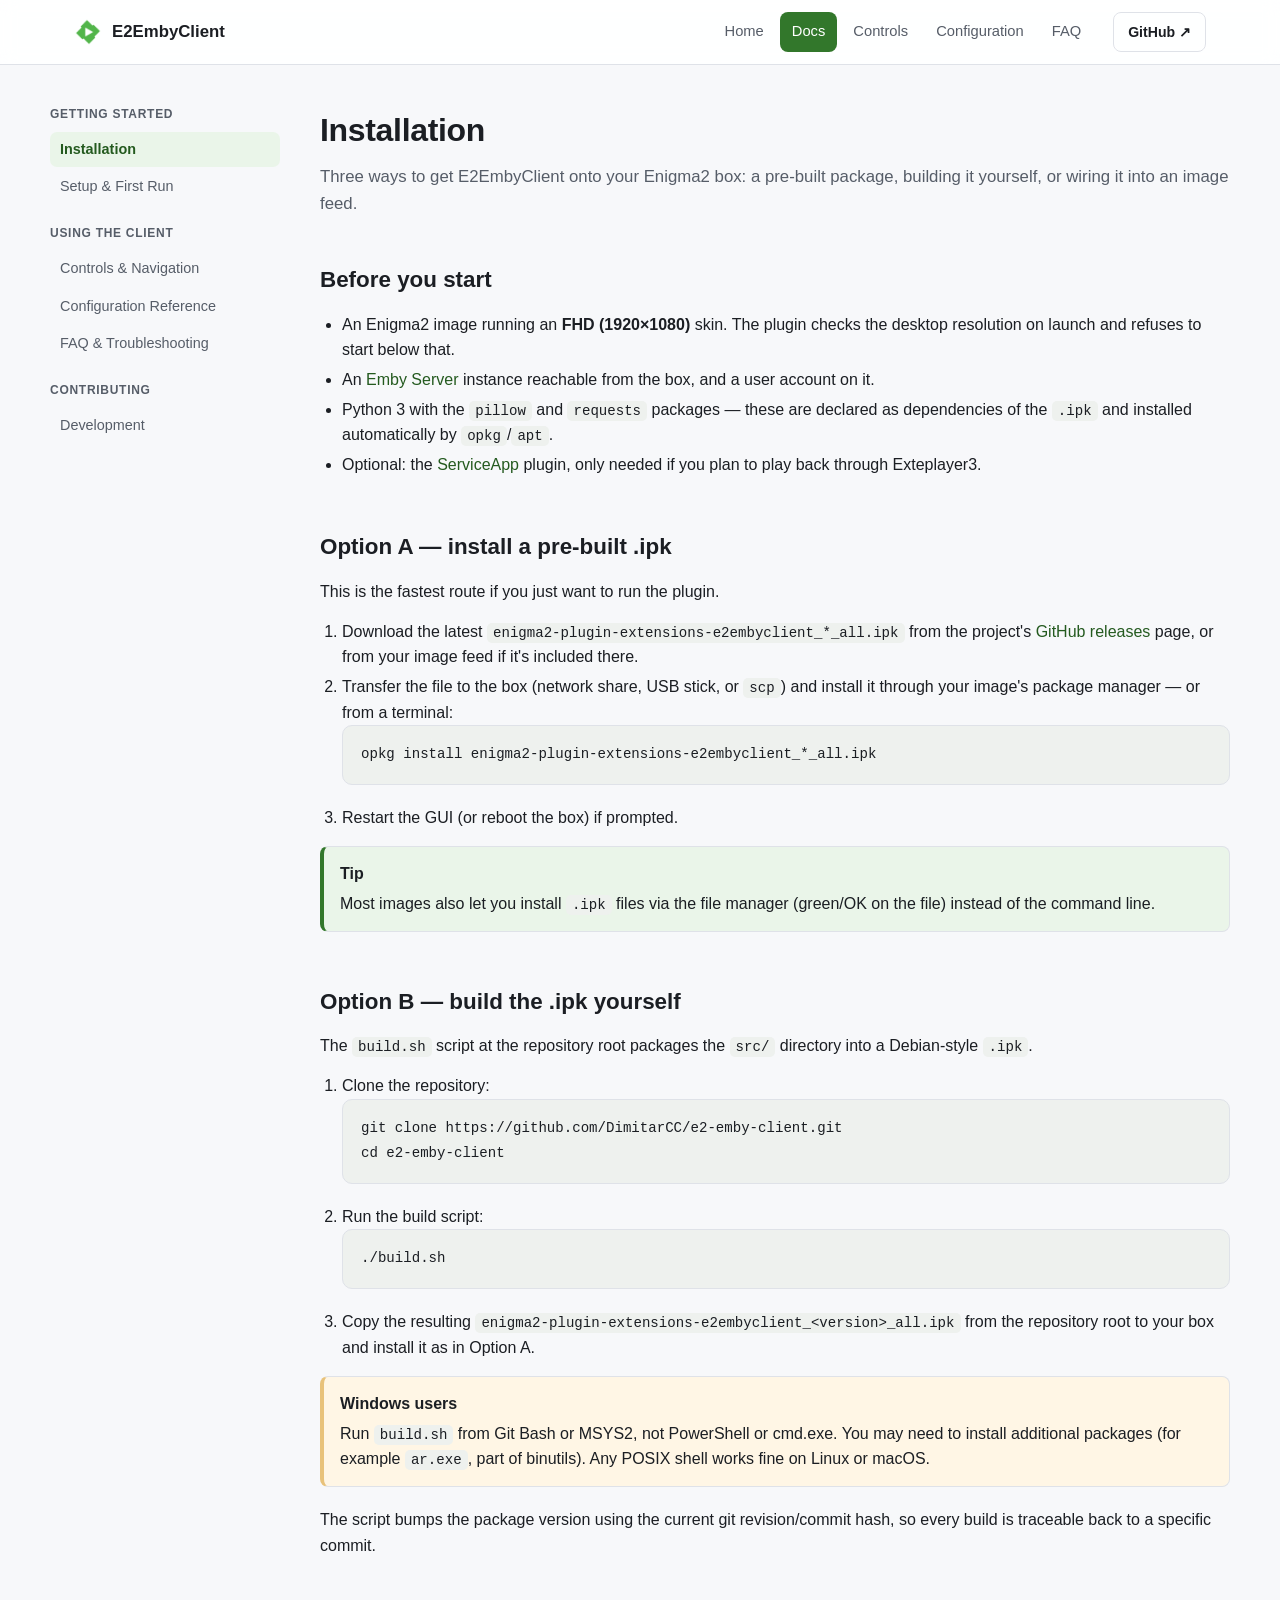
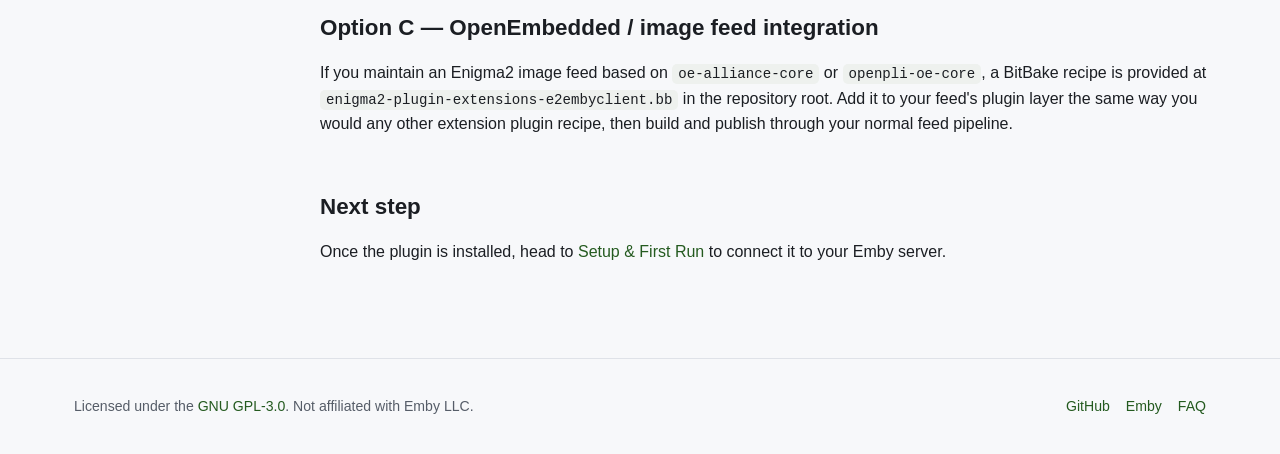
<file: docs/installation.html>
<!doctype html>
<html lang="en">
<head>
<meta charset="utf-8">
<meta name="viewport" content="width=device-width, initial-scale=1">
<title>Installation — E2EmbyClient</title>
<meta name="description" content="How to install E2EmbyClient: pre-built .ipk, building from source, and OpenEmbedded/feed integration.">
<link rel="icon" href="../assets/img/emby-icon.png">
<link rel="stylesheet" href="../assets/style.css">
</head>
<body>

<header class="site-header">
  <nav class="container nav-inner">
    <a class="brand" href="../index.html">
      <img src="../assets/img/emby-icon.png" alt="">
      E2EmbyClient
    </a>
    <button class="nav-toggle" aria-label="Toggle navigation">&#9776;</button>
    <div class="nav-links">
      <a href="../index.html">Home</a>
      <a href="installation.html" class="active">Docs</a>
      <a href="controls.html">Controls</a>
      <a href="configuration.html">Configuration</a>
      <a href="faq.html">FAQ</a>
    </div>
    <a class="nav-gh" href="https://github.com/DimitarCC/e2-emby-client" target="_blank" rel="noopener">GitHub &#8599;</a>
  </nav>
</header>

<main class="container docs-layout">
  <aside class="docs-side">
    <button class="docs-side-toggle">On this page &#9662;</button>
    <div class="docs-side-inner">
      <h4>Getting Started</h4>
      <ul>
        <li><a href="installation.html" class="active">Installation</a></li>
        <li><a href="setup.html">Setup &amp; First Run</a></li>
      </ul>
      <h4>Using the Client</h4>
      <ul>
        <li><a href="controls.html">Controls &amp; Navigation</a></li>
        <li><a href="configuration.html">Configuration Reference</a></li>
        <li><a href="faq.html">FAQ &amp; Troubleshooting</a></li>
      </ul>
      <h4>Contributing</h4>
      <ul>
        <li><a href="development.html">Development</a></li>
      </ul>
    </div>
  </aside>

  <article class="docs-content">
    <h1>Installation</h1>
    <p class="subtitle">Three ways to get E2EmbyClient onto your Enigma2 box: a pre-built package, building it yourself, or wiring it into an image feed.</p>

    <h2 id="requirements" class="top-anchor">Before you start</h2>
    <ul>
      <li>An Enigma2 image running an <strong>FHD (1920&times;1080)</strong> skin. The plugin checks the desktop resolution on launch and refuses to start below that.</li>
      <li>An <a href="https://emby.media/" target="_blank" rel="noopener">Emby Server</a> instance reachable from the box, and a user account on it.</li>
      <li>Python 3 with the <code>pillow</code> and <code>requests</code> packages — these are declared as dependencies of the <code>.ipk</code> and installed automatically by <code>opkg</code>/<code>apt</code>.</li>
      <li>Optional: the <a href="https://github.com/openpli/enigma2-plugin-systemplugins-serviceapp" target="_blank" rel="noopener">ServiceApp</a> plugin, only needed if you plan to play back through Exteplayer3.</li>
    </ul>

    <h2 id="prebuilt">Option A — install a pre-built .ipk</h2>
    <p>This is the fastest route if you just want to run the plugin.</p>
    <ol>
      <li>Download the latest <code>enigma2-plugin-extensions-e2embyclient_*_all.ipk</code> from the project's <a href="https://github.com/DimitarCC/e2-emby-client/releases" target="_blank" rel="noopener">GitHub releases</a> page, or from your image feed if it's included there.</li>
      <li>Transfer the file to the box (network share, USB stick, or <code>scp</code>) and install it through your image's package manager — or from a terminal:
        <pre><code>opkg install enigma2-plugin-extensions-e2embyclient_*_all.ipk</code></pre>
      </li>
      <li>Restart the GUI (or reboot the box) if prompted.</li>
    </ol>
    <div class="callout tip">
      <strong>Tip</strong>
      <p>Most images also let you install <code>.ipk</code> files via the file manager (green/OK on the file) instead of the command line.</p>
    </div>

    <h2 id="from-source">Option B — build the .ipk yourself</h2>
    <p>The <code>build.sh</code> script at the repository root packages the <code>src/</code> directory into a Debian-style <code>.ipk</code>.</p>
    <ol>
      <li>Clone the repository:
        <pre><code>git clone https://github.com/DimitarCC/e2-emby-client.git
cd e2-emby-client</code></pre>
      </li>
      <li>Run the build script:
        <pre><code>./build.sh</code></pre>
      </li>
      <li>Copy the resulting <code>enigma2-plugin-extensions-e2embyclient_&lt;version&gt;_all.ipk</code> from the repository root to your box and install it as in Option A.</li>
    </ol>
    <div class="callout warn">
      <strong>Windows users</strong>
      <p>Run <code>build.sh</code> from Git Bash or MSYS2, not PowerShell or cmd.exe. You may need to install additional packages (for example <code>ar.exe</code>, part of binutils). Any POSIX shell works fine on Linux or macOS.</p>
    </div>
    <p>The script bumps the package version using the current git revision/commit hash, so every build is traceable back to a specific commit.</p>

    <h2 id="oe-feed">Option C — OpenEmbedded / image feed integration</h2>
    <p>If you maintain an Enigma2 image feed based on <code>oe-alliance-core</code> or <code>openpli-oe-core</code>, a BitBake recipe is provided at
      <code>enigma2-plugin-extensions-e2embyclient.bb</code> in the repository root. Add it to your feed's plugin layer the same way you would any other extension plugin recipe, then build and publish through your normal feed pipeline.</p>

    <h2 id="next">Next step</h2>
    <p>Once the plugin is installed, head to <a href="setup.html">Setup &amp; First Run</a> to connect it to your Emby server.</p>
  </article>
</main>

<footer class="site-footer">
  <div class="container footer-inner">
    <span>Licensed under the <a href="https://github.com/DimitarCC/e2-emby-client/blob/main/LICENSE" target="_blank" rel="noopener">GNU GPL-3.0</a>. Not affiliated with Emby LLC.</span>
    <div class="footer-links">
      <a href="https://github.com/DimitarCC/e2-emby-client" target="_blank" rel="noopener">GitHub</a>
      <a href="https://emby.media/" target="_blank" rel="noopener">Emby</a>
      <a href="faq.html">FAQ</a>
    </div>
  </div>
</footer>

<script src="../assets/script.js"></script>
</body>
</html>
</file>
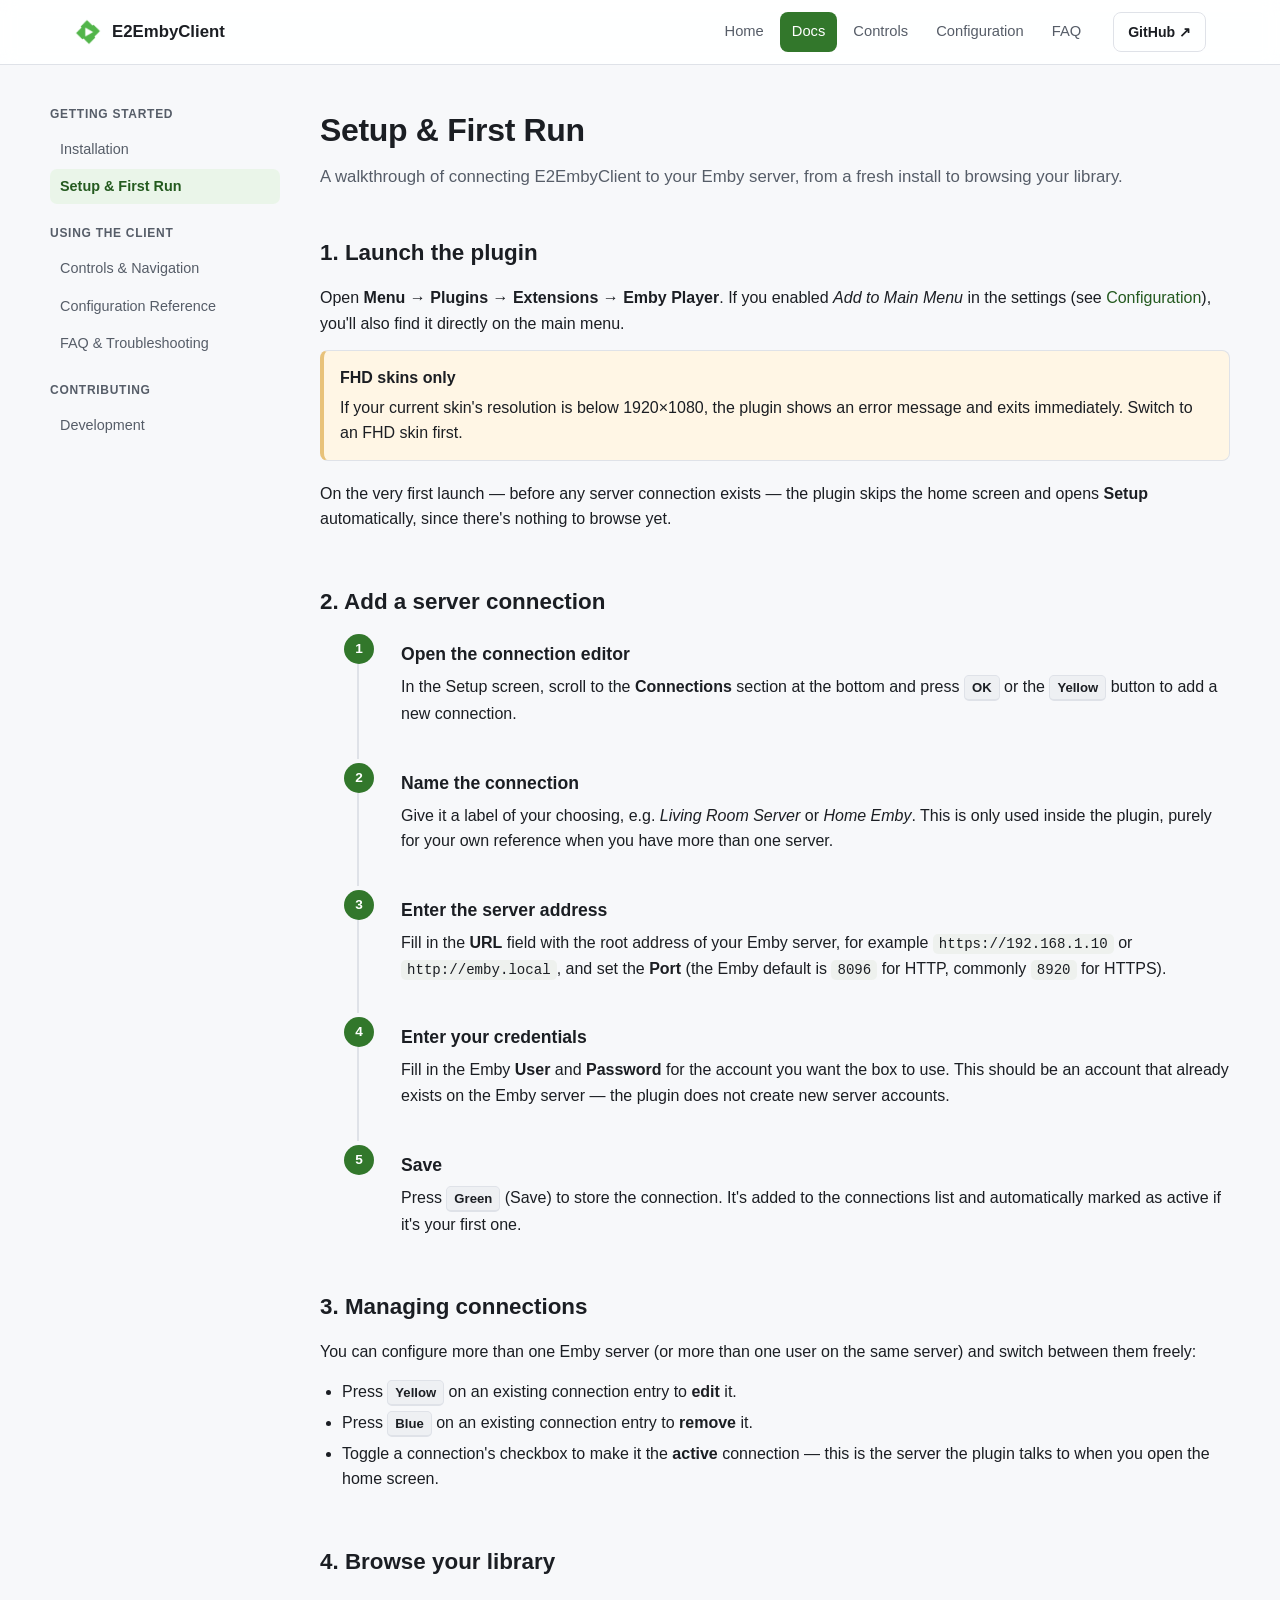
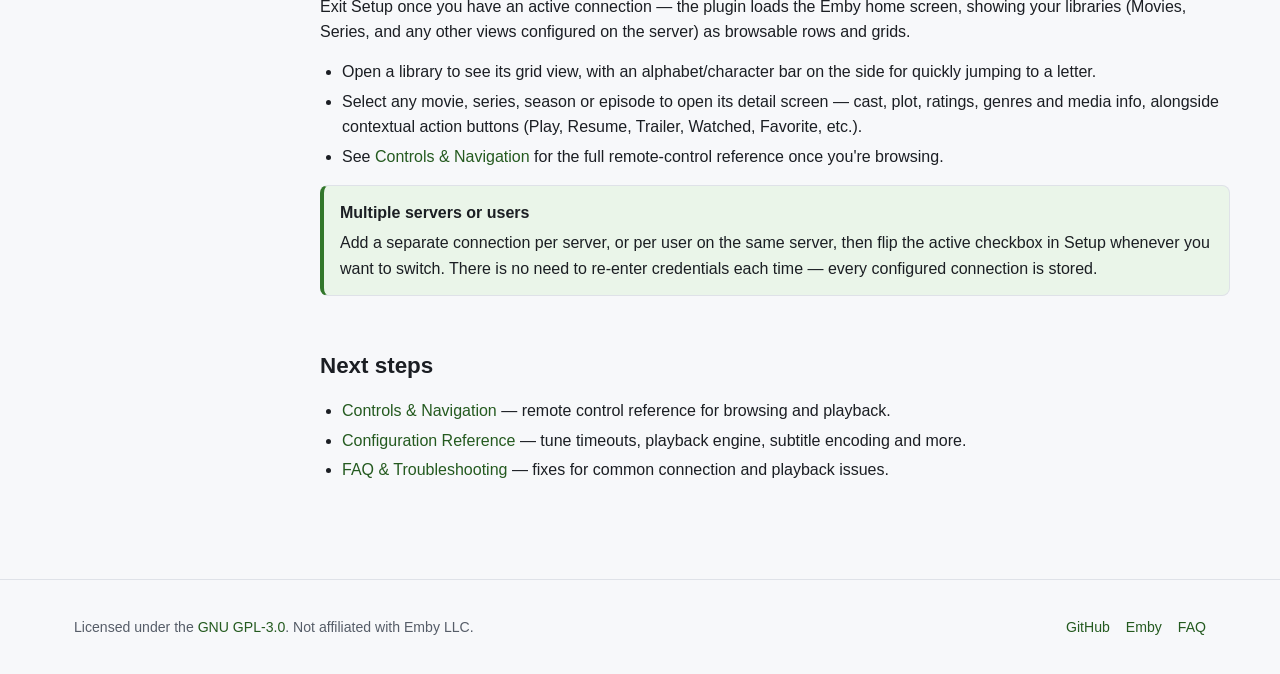
<file: docs/setup.html>
<!doctype html>
<html lang="en">
<head>
<meta charset="utf-8">
<meta name="viewport" content="width=device-width, initial-scale=1">
<title>Setup &amp; First Run — E2EmbyClient</title>
<meta name="description" content="Step-by-step tutorial for adding your first Emby server connection to E2EmbyClient and browsing your library.">
<link rel="icon" href="../assets/img/emby-icon.png">
<link rel="stylesheet" href="../assets/style.css">
</head>
<body>

<header class="site-header">
  <nav class="container nav-inner">
    <a class="brand" href="../index.html">
      <img src="../assets/img/emby-icon.png" alt="">
      E2EmbyClient
    </a>
    <button class="nav-toggle" aria-label="Toggle navigation">&#9776;</button>
    <div class="nav-links">
      <a href="../index.html">Home</a>
      <a href="installation.html" class="active">Docs</a>
      <a href="controls.html">Controls</a>
      <a href="configuration.html">Configuration</a>
      <a href="faq.html">FAQ</a>
    </div>
    <a class="nav-gh" href="https://github.com/DimitarCC/e2-emby-client" target="_blank" rel="noopener">GitHub &#8599;</a>
  </nav>
</header>

<main class="container docs-layout">
  <aside class="docs-side">
    <button class="docs-side-toggle">On this page &#9662;</button>
    <div class="docs-side-inner">
      <h4>Getting Started</h4>
      <ul>
        <li><a href="installation.html">Installation</a></li>
        <li><a href="setup.html" class="active">Setup &amp; First Run</a></li>
      </ul>
      <h4>Using the Client</h4>
      <ul>
        <li><a href="controls.html">Controls &amp; Navigation</a></li>
        <li><a href="configuration.html">Configuration Reference</a></li>
        <li><a href="faq.html">FAQ &amp; Troubleshooting</a></li>
      </ul>
      <h4>Contributing</h4>
      <ul>
        <li><a href="development.html">Development</a></li>
      </ul>
    </div>
  </aside>

  <article class="docs-content">
    <h1>Setup &amp; First Run</h1>
    <p class="subtitle">A walkthrough of connecting E2EmbyClient to your Emby server, from a fresh install to browsing your library.</p>

    <h2 id="launch" class="top-anchor">1. Launch the plugin</h2>
    <p>Open <strong>Menu &rarr; Plugins &rarr; Extensions &rarr; Emby Player</strong>. If you enabled <em>Add to Main Menu</em> in the settings (see <a href="configuration.html#ui-settings">Configuration</a>), you'll also find it directly on the main menu.</p>
    <div class="callout warn">
      <strong>FHD skins only</strong>
      <p>If your current skin's resolution is below 1920&times;1080, the plugin shows an error message and exits immediately. Switch to an FHD skin first.</p>
    </div>
    <p>On the very first launch — before any server connection exists — the plugin skips the home screen and opens <strong>Setup</strong> automatically, since there's nothing to browse yet.</p>

    <h2 id="add-connection">2. Add a server connection</h2>
    <ol class="steps">
      <li>
        <h3>Open the connection editor</h3>
        <p>In the Setup screen, scroll to the <strong>Connections</strong> section at the bottom and press <kbd>OK</kbd> or the <kbd>Yellow</kbd> button to add a new connection.</p>
      </li>
      <li>
        <h3>Name the connection</h3>
        <p>Give it a label of your choosing, e.g. <em>Living Room Server</em> or <em>Home Emby</em>. This is only used inside the plugin, purely for your own reference when you have more than one server.</p>
      </li>
      <li>
        <h3>Enter the server address</h3>
        <p>Fill in the <strong>URL</strong> field with the root address of your Emby server, for example <code>https://192.168.1.10</code> or <code>http://emby.local</code>, and set the <strong>Port</strong> (the Emby default is <code>8096</code> for HTTP, commonly <code>8920</code> for HTTPS).</p>
      </li>
      <li>
        <h3>Enter your credentials</h3>
        <p>Fill in the Emby <strong>User</strong> and <strong>Password</strong> for the account you want the box to use. This should be an account that already exists on the Emby server — the plugin does not create new server accounts.</p>
      </li>
      <li>
        <h3>Save</h3>
        <p>Press <kbd>Green</kbd> (Save) to store the connection. It's added to the connections list and automatically marked as active if it's your first one.</p>
      </li>
    </ol>

    <h2 id="managing">3. Managing connections</h2>
    <p>You can configure more than one Emby server (or more than one user on the same server) and switch between them freely:</p>
    <ul>
      <li>Press <kbd>Yellow</kbd> on an existing connection entry to <strong>edit</strong> it.</li>
      <li>Press <kbd>Blue</kbd> on an existing connection entry to <strong>remove</strong> it.</li>
      <li>Toggle a connection's checkbox to make it the <strong>active</strong> connection — this is the server the plugin talks to when you open the home screen.</li>
    </ul>

    <h2 id="browsing">4. Browse your library</h2>
    <p>Exit Setup once you have an active connection — the plugin loads the Emby home screen, showing your libraries (Movies, Series, and any other views configured on the server) as browsable rows and grids.</p>
    <ul>
      <li>Open a library to see its grid view, with an alphabet/character bar on the side for quickly jumping to a letter.</li>
      <li>Select any movie, series, season or episode to open its detail screen — cast, plot, ratings, genres and media info, alongside contextual action buttons (Play, Resume, Trailer, Watched, Favorite, etc.).</li>
      <li>See <a href="controls.html">Controls &amp; Navigation</a> for the full remote-control reference once you're browsing.</li>
    </ul>

    <div class="callout tip">
      <strong>Multiple servers or users</strong>
      <p>Add a separate connection per server, or per user on the same server, then flip the active checkbox in Setup whenever you want to switch. There is no need to re-enter credentials each time — every configured connection is stored.</p>
    </div>

    <h2 id="next">Next steps</h2>
    <ul>
      <li><a href="controls.html">Controls &amp; Navigation</a> — remote control reference for browsing and playback.</li>
      <li><a href="configuration.html">Configuration Reference</a> — tune timeouts, playback engine, subtitle encoding and more.</li>
      <li><a href="faq.html">FAQ &amp; Troubleshooting</a> — fixes for common connection and playback issues.</li>
    </ul>
  </article>
</main>

<footer class="site-footer">
  <div class="container footer-inner">
    <span>Licensed under the <a href="https://github.com/DimitarCC/e2-emby-client/blob/main/LICENSE" target="_blank" rel="noopener">GNU GPL-3.0</a>. Not affiliated with Emby LLC.</span>
    <div class="footer-links">
      <a href="https://github.com/DimitarCC/e2-emby-client" target="_blank" rel="noopener">GitHub</a>
      <a href="https://emby.media/" target="_blank" rel="noopener">Emby</a>
      <a href="faq.html">FAQ</a>
    </div>
  </div>
</footer>

<script src="../assets/script.js"></script>
</body>
</html>
</file>
<file: assets/style.css>
/* E2EmbyClient documentation site */

:root {
  color-scheme: light dark;

  --bg: #f7f8fa;
  --bg-elev: #ffffff;
  --bg-elev-2: #eef0f3;
  --text: #1b1e23;
  --text-dim: #565d68;
  --border: #dfe2e8;
  --accent: #32772b;
  --accent-strong: #245a1f;
  --accent-contrast: #ffffff;
  --code-bg: #eef1ee;
  --shadow: 0 1px 2px rgba(20, 22, 26, 0.06), 0 8px 24px rgba(20, 22, 26, 0.06);
  --radius: 10px;
  --warn-bg: #fff6e5;
  --warn-border: #e8c27a;
  --tip-bg: #eaf5e9;
  --tip-border: #a9d6a4;
}

@media (prefers-color-scheme: dark) {
  :root {
    --bg: #14161a;
    --bg-elev: #1b1e24;
    --bg-elev-2: #22262e;
    --text: #ecedef;
    --text-dim: #a2a9b4;
    --border: #2c313a;
    --accent: #4fae46;
    --accent-strong: #6bc862;
    --accent-contrast: #0d1a0b;
    --code-bg: #1a2419;
    --shadow: 0 1px 2px rgba(0, 0, 0, 0.3), 0 8px 24px rgba(0, 0, 0, 0.35);
    --warn-bg: #2b230f;
    --warn-border: #7a5f24;
    --tip-bg: #17261a;
    --tip-border: #2e5a30;
  }
}

* { box-sizing: border-box; }

html { scroll-behavior: smooth; scroll-padding-top: 84px; }

body {
  margin: 0;
  background: var(--bg);
  color: var(--text);
  font: 16px/1.6 -apple-system, "Segoe UI", Roboto, Helvetica, Arial, sans-serif;
}

img { max-width: 100%; }

a { color: var(--accent-strong); text-decoration: none; }
a:hover { text-decoration: underline; }

.container {
  max-width: 1180px;
  margin: 0 auto;
  padding: 0 24px;
}

/* Header / nav */

.site-header {
  position: sticky;
  top: 0;
  z-index: 50;
  background: color-mix(in srgb, var(--bg-elev) 88%, transparent);
  backdrop-filter: blur(8px);
  border-bottom: 1px solid var(--border);
}

.nav-inner {
  display: flex;
  align-items: center;
  gap: 20px;
  height: 64px;
}

.brand {
  display: flex;
  align-items: center;
  gap: 10px;
  font-weight: 700;
  font-size: 1.05rem;
  color: var(--text);
  flex-shrink: 0;
}
.brand:hover { text-decoration: none; }
.brand img { width: 28px; height: 28px; border-radius: 6px; }

.nav-links {
  display: flex;
  gap: 4px;
  margin-left: auto;
  flex-wrap: wrap;
}

.nav-links a {
  color: var(--text-dim);
  padding: 8px 12px;
  border-radius: 8px;
  font-size: 0.92rem;
  font-weight: 500;
}

.nav-links a:hover { color: var(--text); background: var(--bg-elev-2); text-decoration: none; }
.nav-links a.active { color: var(--accent-contrast); background: var(--accent); }

.nav-gh {
  flex-shrink: 0;
  display: inline-flex;
  align-items: center;
  gap: 6px;
  padding: 8px 14px;
  border: 1px solid var(--border);
  border-radius: 8px;
  font-size: 0.88rem;
  font-weight: 600;
  color: var(--text);
}
.nav-gh:hover { border-color: var(--accent); text-decoration: none; }

.nav-toggle {
  display: none;
  margin-left: auto;
  background: none;
  border: 1px solid var(--border);
  border-radius: 8px;
  width: 40px;
  height: 40px;
  color: var(--text);
  font-size: 1.1rem;
}

/* Hero */

.hero {
  padding: 72px 0 56px;
  text-align: center;
}

.hero .eyebrow {
  display: inline-block;
  font-size: 0.8rem;
  font-weight: 700;
  letter-spacing: 0.06em;
  text-transform: uppercase;
  color: var(--accent-strong);
  background: var(--tip-bg);
  border: 1px solid var(--tip-border);
  padding: 4px 12px;
  border-radius: 999px;
  margin-bottom: 20px;
}

.hero h1 {
  font-size: clamp(2rem, 5vw, 3.2rem);
  line-height: 1.1;
  margin: 0 0 18px;
  letter-spacing: -0.02em;
}

.hero p.lead {
  max-width: 700px;
  margin: 0 auto 32px;
  color: var(--text-dim);
  font-size: 1.15rem;
}

.hero-actions {
  display: flex;
  gap: 12px;
  justify-content: center;
  flex-wrap: wrap;
}

.badges {
  display: flex;
  gap: 8px;
  justify-content: center;
  flex-wrap: wrap;
  margin-top: 28px;
}
.badges img { height: 20px; }

/* Buttons */

.btn {
  display: inline-flex;
  align-items: center;
  gap: 8px;
  padding: 12px 22px;
  border-radius: 9px;
  font-weight: 600;
  font-size: 0.95rem;
  border: 1px solid transparent;
}
.btn:hover { text-decoration: none; }

.btn-primary { background: var(--accent); color: var(--accent-contrast); }
.btn-primary:hover { background: var(--accent-strong); }

.btn-ghost { background: var(--bg-elev); color: var(--text); border-color: var(--border); }
.btn-ghost:hover { border-color: var(--accent); }

/* Sections */

section { padding: 56px 0; }
section + section { border-top: 1px solid var(--border); }

.section-head { max-width: 720px; margin: 0 auto 40px; text-align: center; }
.section-head h2 { font-size: clamp(1.5rem, 3vw, 2rem); margin: 0 0 10px; letter-spacing: -0.01em; }
.section-head p { color: var(--text-dim); margin: 0; }

/* Feature grid */

.grid {
  display: grid;
  grid-template-columns: repeat(auto-fit, minmax(260px, 1fr));
  gap: 18px;
}

.card {
  background: var(--bg-elev);
  border: 1px solid var(--border);
  border-radius: var(--radius);
  padding: 22px;
  box-shadow: var(--shadow);
}

.card h3 {
  margin: 0 0 8px;
  font-size: 1.05rem;
  display: flex;
  align-items: center;
  gap: 10px;
}

.card p { margin: 0; color: var(--text-dim); font-size: 0.94rem; }

.card .icon {
  width: 28px;
  height: 28px;
  display: inline-flex;
  align-items: center;
  justify-content: center;
  background: var(--tip-bg);
  border-radius: 7px;
  flex-shrink: 0;
}
.card .icon img { width: 16px; height: 16px; object-fit: contain; }

/* Docs layout */

.docs-layout {
  display: grid;
  grid-template-columns: 230px minmax(0, 1fr);
  gap: 40px;
  align-items: start;
  padding: 40px 0 80px;
}

.docs-side {
  position: sticky;
  top: 84px;
}

.docs-side h4 {
  font-size: 0.75rem;
  text-transform: uppercase;
  letter-spacing: 0.06em;
  color: var(--text-dim);
  margin: 20px 0 8px;
}
.docs-side h4:first-child { margin-top: 0; }

.docs-side ul { list-style: none; margin: 0; padding: 0; }
.docs-side li { margin: 2px 0; }
.docs-side a {
  display: block;
  padding: 6px 10px;
  border-radius: 7px;
  color: var(--text-dim);
  font-size: 0.9rem;
}
.docs-side a:hover { background: var(--bg-elev-2); color: var(--text); text-decoration: none; }
.docs-side a.active { background: var(--tip-bg); color: var(--accent-strong); font-weight: 600; }

.docs-content h1 {
  font-size: 2rem;
  margin: 0 0 8px;
  letter-spacing: -0.01em;
}
.docs-content > .subtitle {
  color: var(--text-dim);
  font-size: 1.05rem;
  margin: 0 0 36px;
}

.docs-content h2 {
  font-size: 1.4rem;
  margin: 44px 0 14px;
  padding-top: 8px;
  scroll-margin-top: 84px;
}
.docs-content h2:first-of-type { margin-top: 0; }

.docs-content h3 {
  font-size: 1.1rem;
  margin: 28px 0 10px;
  scroll-margin-top: 84px;
}

.docs-content p { margin: 0 0 14px; }
.docs-content ul, .docs-content ol { margin: 0 0 16px; padding-left: 22px; }
.docs-content li { margin: 4px 0; }
.docs-content li > ul, .docs-content li > ol { margin-top: 6px; }

code {
  background: var(--code-bg);
  border-radius: 5px;
  padding: 2px 6px;
  font-size: 0.88em;
  font-family: "SFMono-Regular", Consolas, "Liberation Mono", Menlo, monospace;
}

pre {
  background: var(--code-bg);
  border: 1px solid var(--border);
  border-radius: var(--radius);
  padding: 16px 18px;
  overflow-x: auto;
  margin: 0 0 20px;
}
pre code { background: none; padding: 0; font-size: 0.88rem; }

table {
  width: 100%;
  border-collapse: collapse;
  margin: 0 0 24px;
  font-size: 0.92rem;
  display: block;
  overflow-x: auto;
}
th, td {
  border: 1px solid var(--border);
  padding: 10px 12px;
  text-align: left;
  vertical-align: top;
}
th { background: var(--bg-elev-2); font-weight: 600; }
tr:nth-child(even) td { background: color-mix(in srgb, var(--bg-elev-2) 35%, transparent); }

kbd {
  display: inline-block;
  background: var(--bg-elev-2);
  border: 1px solid var(--border);
  border-bottom-width: 2px;
  border-radius: 5px;
  padding: 1px 7px;
  font-size: 0.82em;
  font-family: inherit;
  font-weight: 600;
}

.callout {
  border: 1px solid var(--border);
  border-left-width: 4px;
  border-radius: 8px;
  padding: 14px 16px;
  margin: 0 0 20px;
}
.callout p:last-child { margin-bottom: 0; }
.callout.tip { background: var(--tip-bg); border-left-color: var(--accent); }
.callout.warn { background: var(--warn-bg); border-left-color: var(--warn-border); }
.callout strong { display: block; margin-bottom: 4px; }

.steps { list-style: none; margin: 0 0 20px; padding: 0; counter-reset: step; }
.steps > li {
  position: relative;
  padding: 2px 0 18px 42px;
  border-left: 2px solid var(--border);
  margin-left: 15px;
}
.steps > li:last-child { border-color: transparent; padding-bottom: 0; }
.steps > li::before {
  counter-increment: step;
  content: counter(step);
  position: absolute;
  left: -15px;
  top: 0;
  width: 30px;
  height: 30px;
  border-radius: 50%;
  background: var(--accent);
  color: var(--accent-contrast);
  font-weight: 700;
  font-size: 0.85rem;
  display: flex;
  align-items: center;
  justify-content: center;
}
.steps h3 { margin: 4px 0 6px; }

.key-row { display: flex; flex-wrap: wrap; gap: 8px; margin: 10px 0 20px; }

/* Footer */

.site-footer {
  border-top: 1px solid var(--border);
  padding: 36px 0;
  color: var(--text-dim);
  font-size: 0.88rem;
}
.footer-inner { display: flex; justify-content: space-between; flex-wrap: wrap; gap: 12px; }
.footer-links { display: flex; gap: 16px; flex-wrap: wrap; }

/* Responsive */

@media (max-width: 880px) {
  .docs-layout { grid-template-columns: 1fr; }
  .docs-side {
    position: static;
    border-bottom: 1px solid var(--border);
    padding-bottom: 16px;
    margin-bottom: 8px;
  }
  .docs-side .docs-side-inner { display: none; }
  .docs-side.open .docs-side-inner { display: block; }
  .docs-side-toggle {
    display: flex;
    justify-content: space-between;
    align-items: center;
    width: 100%;
    background: var(--bg-elev);
    border: 1px solid var(--border);
    border-radius: 8px;
    padding: 10px 14px;
    color: var(--text);
    font-weight: 600;
    font-size: 0.9rem;
  }
}

@media (min-width: 881px) {
  .docs-side-toggle { display: none; }
}

@media (max-width: 760px) {
  .nav-links { display: none; }
  .nav-toggle { display: inline-flex; align-items: center; justify-content: center; }
  .site-header.open .nav-links {
    display: flex;
    flex-direction: column;
    position: absolute;
    top: 64px;
    left: 0;
    right: 0;
    background: var(--bg-elev);
    border-bottom: 1px solid var(--border);
    padding: 10px 24px 16px;
    gap: 2px;
  }
}

.top-anchor { scroll-margin-top: 84px; }
</file>
